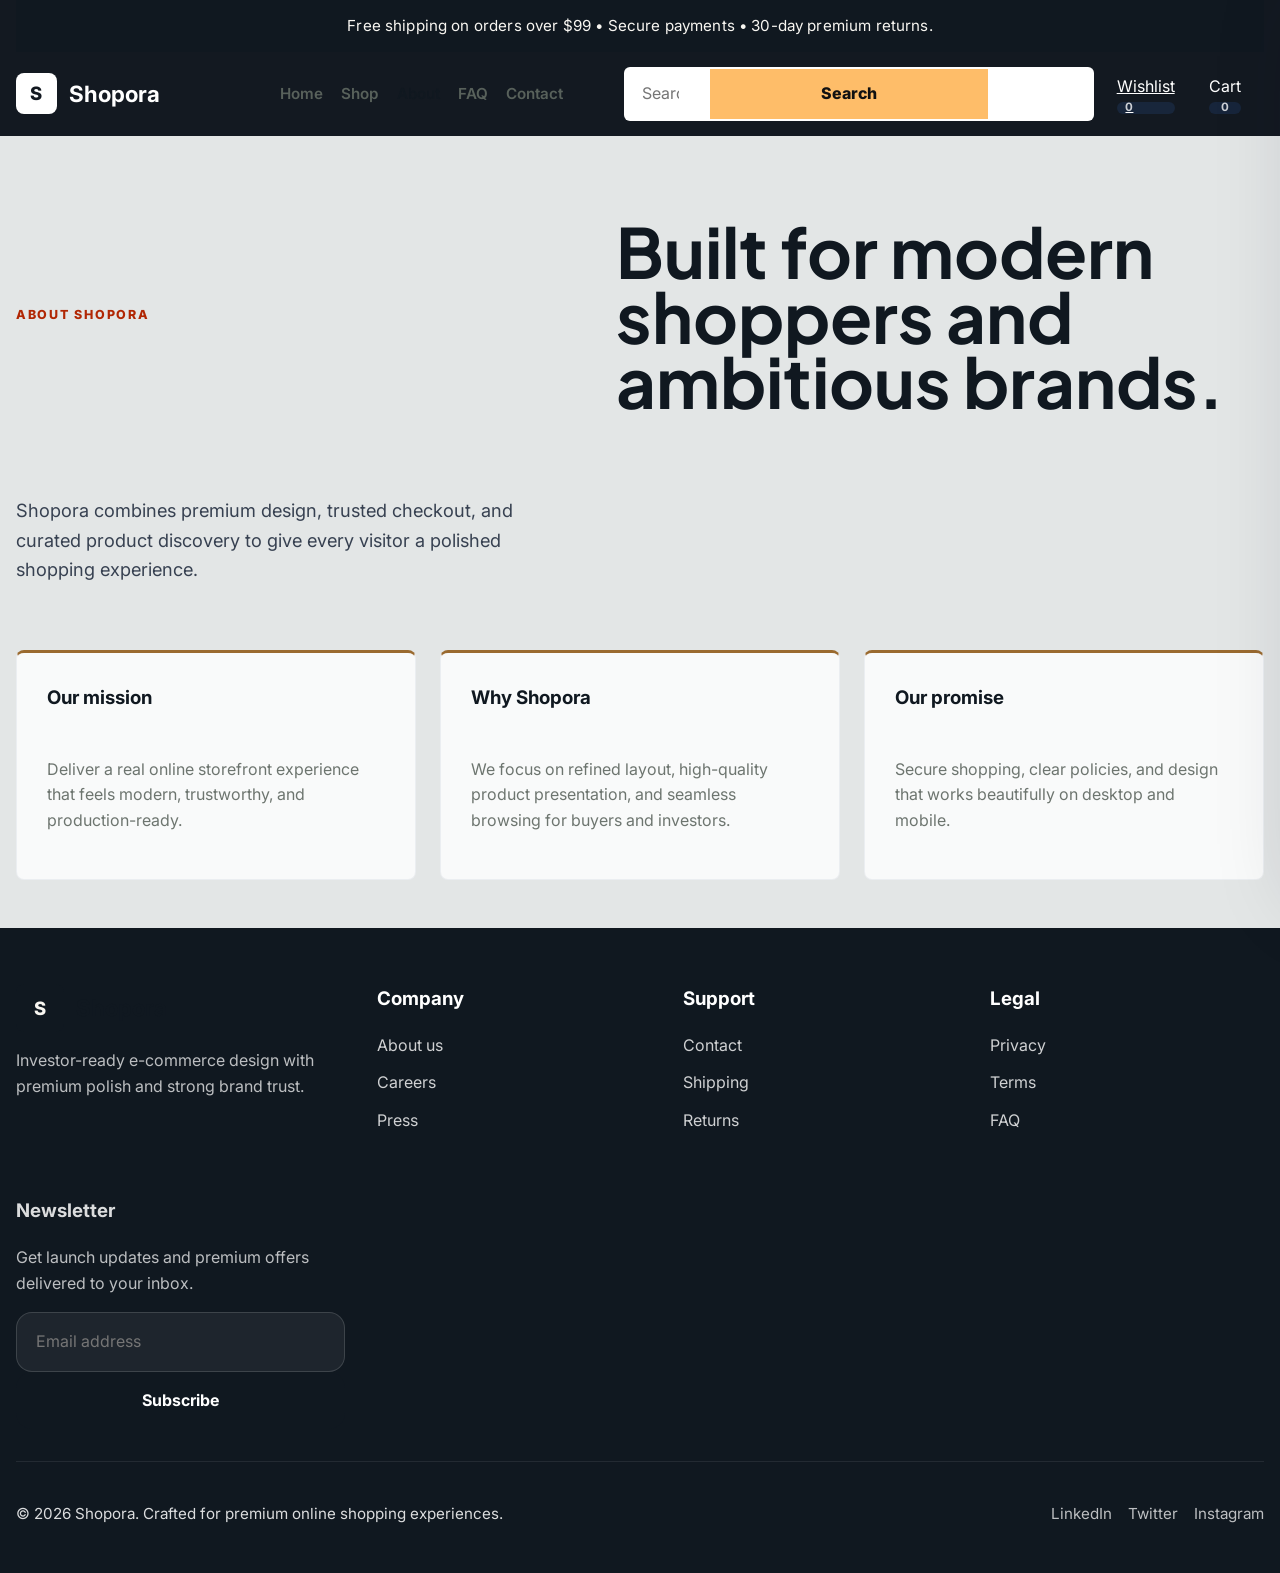
<file: about.html>
<!DOCTYPE html>
<html lang="en">
<head>
  <meta charset="UTF-8" />
  <meta name="viewport" content="width=device-width, initial-scale=1.0" />
  <title>About Shopora | Premium eCommerce Experience</title>
  <meta name="description" content="Learn about Shopora's premium approach to modern online shopping." />
  <meta name="keywords" content="Shopora, about, ecommerce, premium store" />
  <meta name="theme-color" content="#1f2a55" />
  <link rel="preconnect" href="https://fonts.googleapis.com" />
  <link rel="preconnect" href="https://fonts.gstatic.com" crossorigin />
  <link href="https://fonts.googleapis.com/css2?family=Inter:wght@400;500;600;700;800&family=Plus+Jakarta+Sans:wght@400;500;600;700;800&display=swap" rel="stylesheet" />
  <link rel="stylesheet" href="style.css" />
</head>
<body>
  <header class="site-header">
    <div class="announcement container">
      Free shipping on orders over $99 • Secure payments • 30-day premium returns.
    </div>
    <div class="header-top container">
      <a class="brand" href="index.html">
        <span class="brand-mark">S</span>
        <span class="brand-text">Shopora</span>
      </a>
      <nav class="main-nav" aria-label="Primary navigation">
        <a href="index.html">Home</a>
        <a href="index.html#products">Shop</a>
        <a href="about.html" class="active">About</a>
        <a href="faq.html">FAQ</a>
        <a href="contact.html">Contact</a>
      </nav>
      <div class="header-actions">
        <div class="search-group">
          <label for="search-input" class="sr-only">Search products</label>
          <input id="search-input" type="search" placeholder="Search for headphones, jackets, cameras..." />
          <button id="search-button" type="button">Search</button>
        </div>
        <a href="wishlist.html" class="action-button">Wishlist <span class="badge" id="wishlist-count">0</span></a>
        <button type="button" id="cart-toggle" class="action-button">Cart <span class="badge" id="cart-count">0</span></button>
      </div>
    </div>
  </header>
  <main class="container">
    <section class="hero" style="padding: 4rem 0 3rem;">
      <span class="hero-badge">About Shopora</span>
      <h1>Built for modern shoppers and ambitious brands.</h1>
      <p class="hero-text">Shopora combines premium design, trusted checkout, and curated product discovery to give every visitor a polished shopping experience.</p>
    </section>
    <section class="featured-panels">
      <article class="featured-card">
        <h3>Our mission</h3>
        <p>Deliver a real online storefront experience that feels modern, trustworthy, and production-ready.</p>
      </article>
      <article class="featured-card">
        <h3>Why Shopora</h3>
        <p>We focus on refined layout, high-quality product presentation, and seamless browsing for buyers and investors.</p>
      </article>
      <article class="featured-card">
        <h3>Our promise</h3>
        <p>Secure shopping, clear policies, and design that works beautifully on desktop and mobile.</p>
      </article>
    </section>
  </main>
  <footer class="site-footer">
    <div class="container footer-grid">
      <div class="footer-brand">
        <a class="brand footer-logo" href="index.html">
          <span class="brand-mark">S</span>
          <span class="brand-text">Shopora</span>
        </a>
        <p>Investor-ready e-commerce design with premium polish and strong brand trust.</p>
      </div>
      <div class="footer-column">
        <h3>Company</h3>
        <a href="about.html">About us</a>
        <a href="#">Careers</a>
        <a href="#">Press</a>
      </div>
      <div class="footer-column">
        <h3>Support</h3>
        <a href="contact.html">Contact</a>
        <a href="shipping-policy.html">Shipping</a>
        <a href="return-policy.html">Returns</a>
      </div>
      <div class="footer-column">
        <h3>Legal</h3>
        <a href="privacy-policy.html">Privacy</a>
        <a href="terms.html">Terms</a>
        <a href="faq.html">FAQ</a>
      </div>
      <div class="footer-newsletter">
        <h3>Newsletter</h3>
        <p>Get launch updates and premium offers delivered to your inbox.</p>
        <input type="email" placeholder="Email address" aria-label="Email address" />
        <button type="button">Subscribe</button>
      </div>
    </div>
    <div class="container footer-bottom">
      <p>© 2026 Shopora. Crafted for premium online shopping experiences.</p>
      <div class="social-links">
        <a href="#">LinkedIn</a>
        <a href="#">Twitter</a>
        <a href="#">Instagram</a>
      </div>
    </div>
  </footer>
  <aside class="cart-sidebar" id="cart-sidebar" aria-label="Shopping cart">
    <div class="cart-header">
      <h2>Shopping cart</h2>
      <button id="cart-close" aria-label="Close cart sidebar">×</button>
    </div>
    <div id="cart-items" class="cart-items"></div>
    <div class="cart-footer">
      <div class="cart-totals">
        <span>Total</span>
        <strong id="cart-total">$0.00</strong>
      </div>
      <button class="primary-button full-width" type="button" id="checkout-button">Proceed to checkout</button>
    </div>
  </aside>
  <div class="overlay" id="overlay"></div>
  <script src="data.js"></script>
  <script src="script.js"></script>
</body>
</html>
</file>
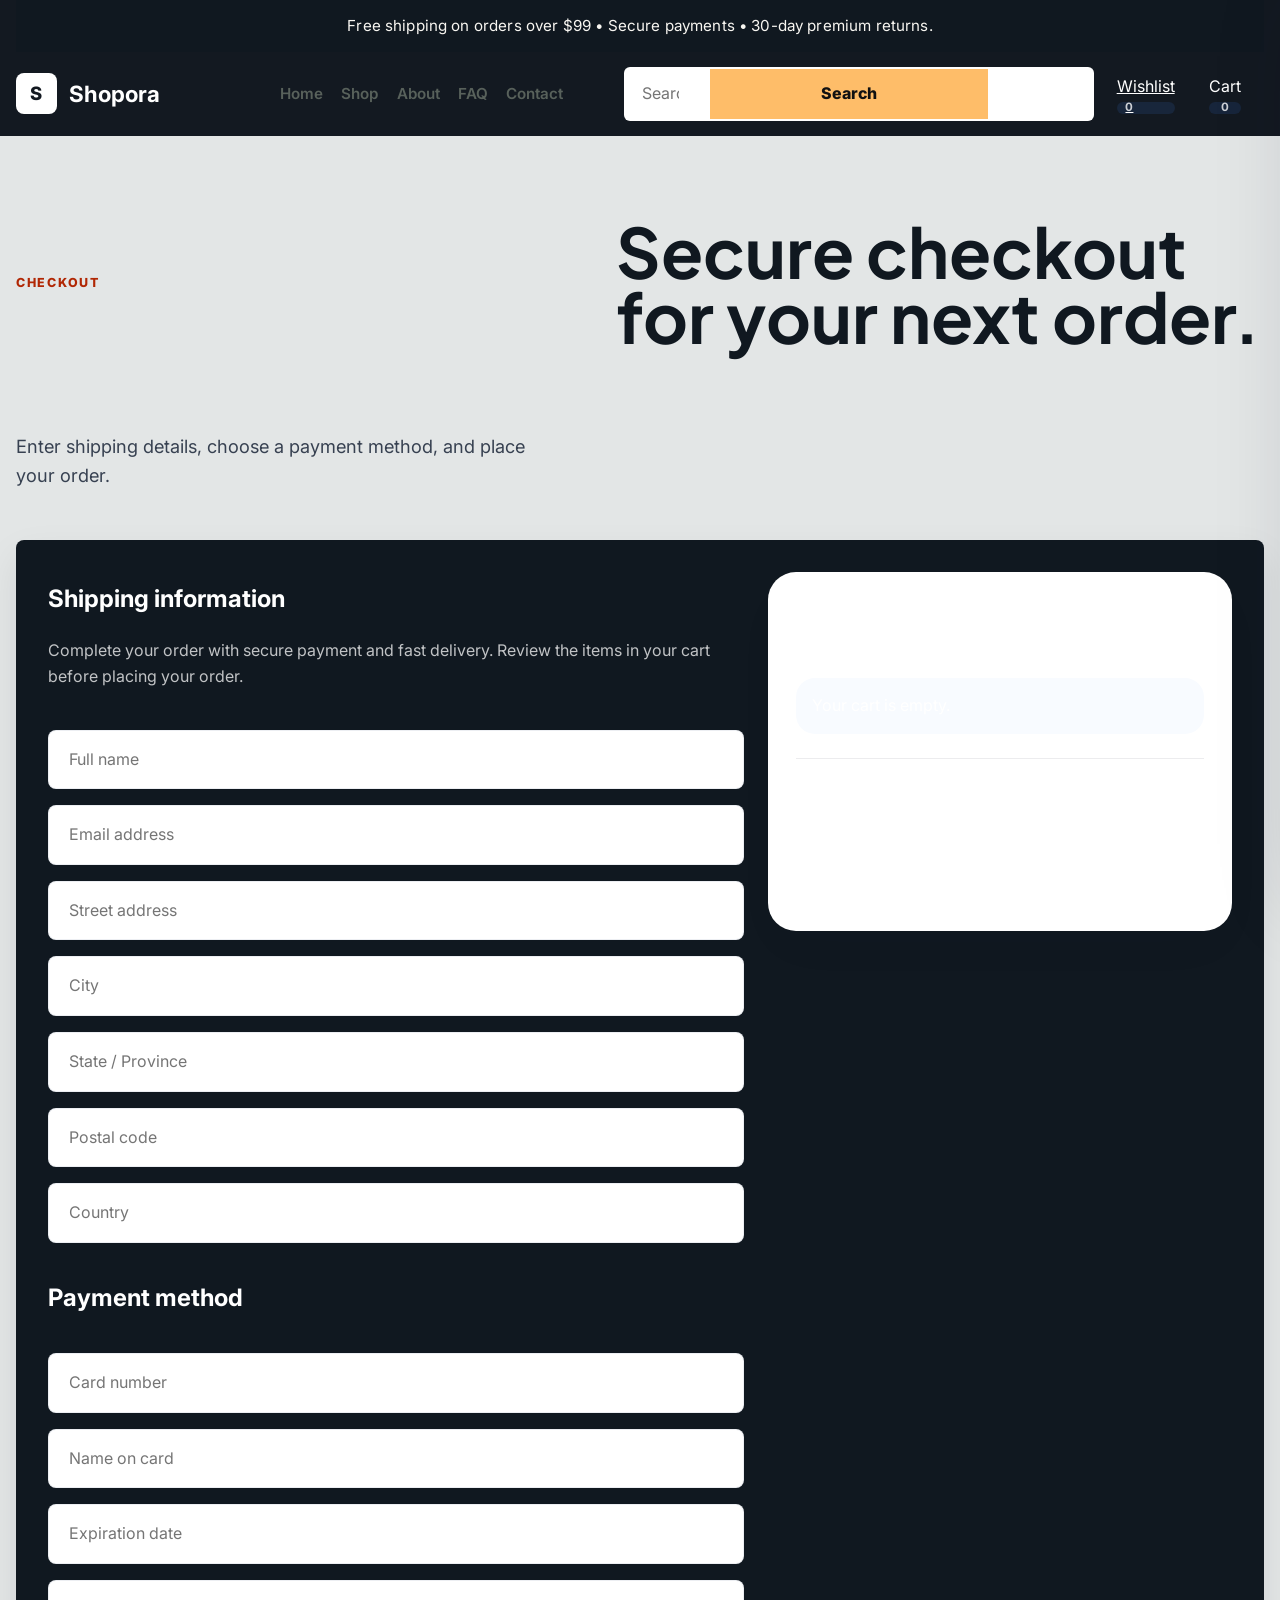
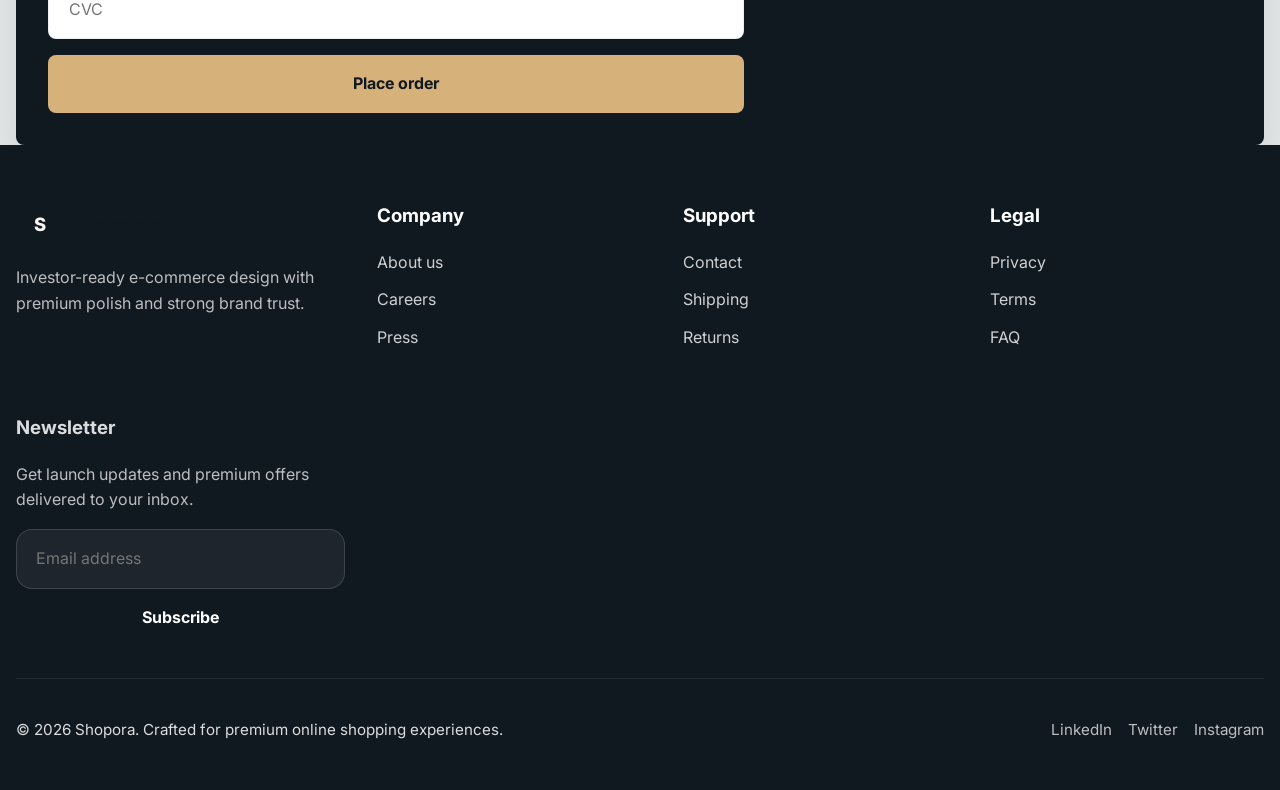
<file: checkout.html>
<!DOCTYPE html>
<html lang="en">
<head>
  <meta charset="UTF-8" />
  <meta name="viewport" content="width=device-width, initial-scale=1.0" />
  <title>Checkout | Shopora</title>
  <meta name="description" content="Complete your order with Shopora's premium checkout flow." />
  <meta name="keywords" content="Shopora, checkout, ecommerce, order" />
  <meta name="theme-color" content="#1f2a55" />
  <link rel="preconnect" href="https://fonts.googleapis.com" />
  <link rel="preconnect" href="https://fonts.gstatic.com" crossorigin />
  <link href="https://fonts.googleapis.com/css2?family=Inter:wght@400;500;600;700;800&family=Plus+Jakarta+Sans:wght@400;500;600;700;800&display=swap" rel="stylesheet" />
  <link rel="stylesheet" href="style.css" />
</head>
<body>
  <header class="site-header">
    <div class="announcement container">
      Free shipping on orders over $99 • Secure payments • 30-day premium returns.
    </div>
    <div class="header-top container">
      <a class="brand" href="index.html">
        <span class="brand-mark">S</span>
        <span class="brand-text">Shopora</span>
      </a>
      <nav class="main-nav" aria-label="Primary navigation">
        <a href="index.html">Home</a>
        <a href="index.html#products">Shop</a>
        <a href="about.html">About</a>
        <a href="faq.html">FAQ</a>
        <a href="contact.html">Contact</a>
      </nav>
      <div class="header-actions">
        <div class="search-group">
          <label for="search-input" class="sr-only">Search products</label>
          <input id="search-input" type="search" placeholder="Search for headphones, jackets, cameras..." />
          <button id="search-button" type="button">Search</button>
        </div>
        <a href="wishlist.html" class="action-button">Wishlist <span class="badge" id="wishlist-count">0</span></a>
        <button type="button" id="cart-toggle" class="action-button">Cart <span class="badge" id="cart-count">0</span></button>
      </div>
    </div>
  </header>
  <main class="container">
    <section class="hero" style="padding: 4rem 0 2rem;">
      <span class="hero-badge">Checkout</span>
      <h1>Secure checkout for your next order.</h1>
      <p class="hero-text">Enter shipping details, choose a payment method, and place your order.</p>
    </section>
    <section class="newsletter-card checkout-grid">
      <div class="checkout-main">
        <div class="newsletter-copy">
          <h2>Shipping information</h2>
          <p>Complete your order with secure payment and fast delivery. Review the items in your cart before placing your order.</p>
        </div>
        <form class="newsletter-form" aria-label="Checkout form">
          <input type="text" placeholder="Full name" aria-label="Full name" />
          <input type="email" placeholder="Email address" aria-label="Email address" />
          <input type="text" placeholder="Street address" aria-label="Street address" />
          <input type="text" placeholder="City" aria-label="City" />
          <input type="text" placeholder="State / Province" aria-label="State / Province" />
          <input type="text" placeholder="Postal code" aria-label="Postal code" />
          <input type="text" placeholder="Country" aria-label="Country" />
          <h2>Payment method</h2>
          <input type="text" placeholder="Card number" aria-label="Card number" />
          <input type="text" placeholder="Name on card" aria-label="Name on card" />
          <input type="text" placeholder="Expiration date" aria-label="Expiration date" />
          <input type="text" placeholder="CVC" aria-label="CVC" />
          <button class="primary-button" type="submit">Place order</button>
        </form>
      </div>
      <aside class="checkout-summary">
        <div class="summary-card">
          <h2>Order summary</h2>
          <div id="checkout-items" class="checkout-items"></div>
          <div class="checkout-total">
            <span>Order total</span>
            <strong id="checkout-total">$0.00</strong>
          </div>
          <p class="checkout-note">Your cart is automatically saved so you can return and complete checkout anytime.</p>
        </div>
      </aside>
    </section>
  </main>
  <footer class="site-footer">
    <div class="container footer-grid">
      <div class="footer-brand">
        <a class="brand footer-logo" href="index.html">
          <span class="brand-mark">S</span>
          <span class="brand-text">Shopora</span>
        </a>
        <p>Investor-ready e-commerce design with premium polish and strong brand trust.</p>
      </div>
      <div class="footer-column">
        <h3>Company</h3>
        <a href="about.html">About us</a>
        <a href="#">Careers</a>
        <a href="#">Press</a>
      </div>
      <div class="footer-column">
        <h3>Support</h3>
        <a href="contact.html">Contact</a>
        <a href="shipping-policy.html">Shipping</a>
        <a href="return-policy.html">Returns</a>
      </div>
      <div class="footer-column">
        <h3>Legal</h3>
        <a href="privacy-policy.html">Privacy</a>
        <a href="terms.html">Terms</a>
        <a href="faq.html">FAQ</a>
      </div>
      <div class="footer-newsletter">
        <h3>Newsletter</h3>
        <p>Get launch updates and premium offers delivered to your inbox.</p>
        <input type="email" placeholder="Email address" aria-label="Email address" />
        <button type="button">Subscribe</button>
      </div>
    </div>
    <div class="container footer-bottom">
      <p>© 2026 Shopora. Crafted for premium online shopping experiences.</p>
      <div class="social-links">
        <a href="#">LinkedIn</a>
        <a href="#">Twitter</a>
        <a href="#">Instagram</a>
      </div>
    </div>
  </footer>
  <aside class="cart-sidebar" id="cart-sidebar" aria-label="Shopping cart">
    <div class="cart-header">
      <h2>Shopping cart</h2>
      <button id="cart-close" aria-label="Close cart sidebar">×</button>
    </div>
    <div id="cart-items" class="cart-items"></div>
    <div class="cart-footer">
      <div class="cart-totals">
        <span>Total</span>
        <strong id="cart-total">$0.00</strong>
      </div>
      <button class="primary-button full-width" type="button" id="checkout-button">Proceed to checkout</button>
    </div>
  </aside>
  <div class="overlay" id="overlay"></div>
  <script src="data.js"></script>
  <script src="script.js"></script>
</body>
</html>
</file>
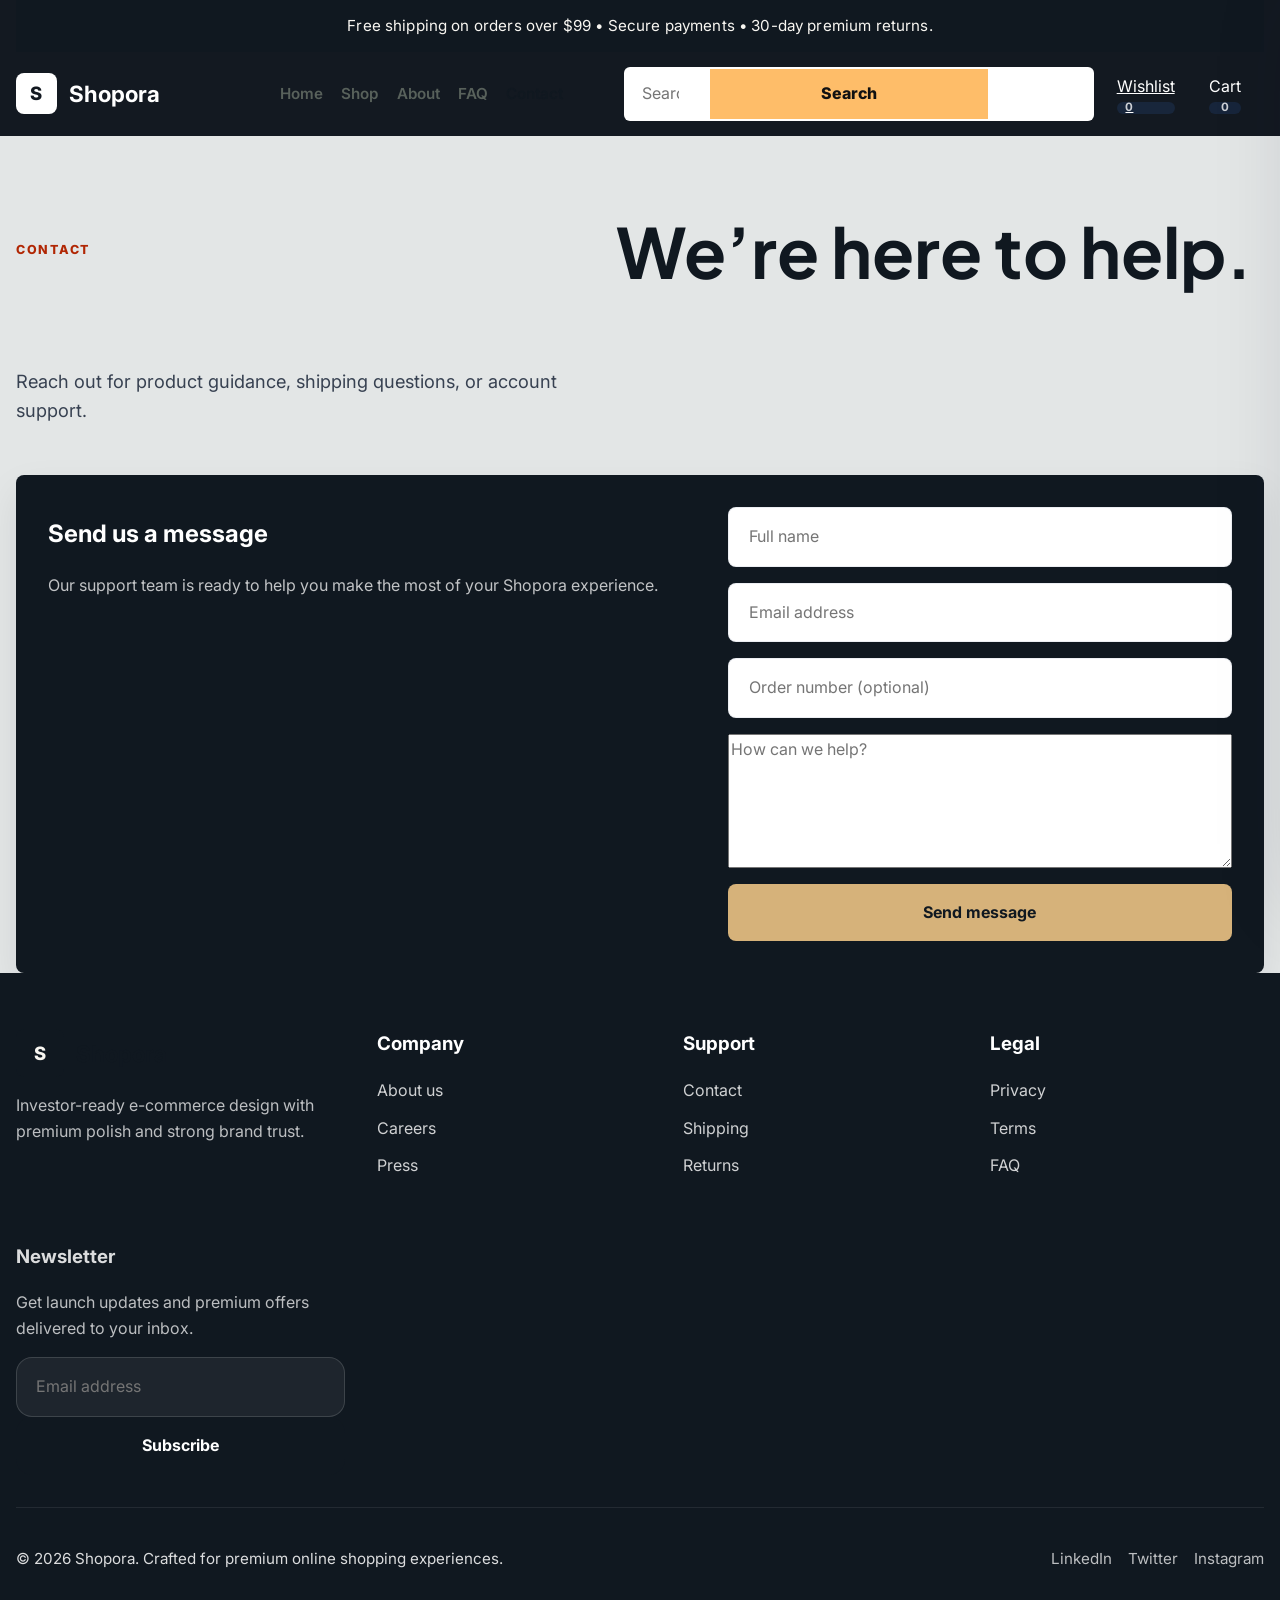
<file: contact.html>
<!DOCTYPE html>
<html lang="en">
<head>
  <meta charset="UTF-8" />
  <meta name="viewport" content="width=device-width, initial-scale=1.0" />
  <title>Contact Shopora | Get in Touch</title>
  <meta name="description" content="Contact Shopora customer support for premium shopping inquiries and assistance." />
  <meta name="keywords" content="Shopora, contact, support, ecommerce" />
  <meta name="theme-color" content="#1f2a55" />
  <link rel="preconnect" href="https://fonts.googleapis.com" />
  <link rel="preconnect" href="https://fonts.gstatic.com" crossorigin />
  <link href="https://fonts.googleapis.com/css2?family=Inter:wght@400;500;600;700;800&family=Plus+Jakarta+Sans:wght@400;500;600;700;800&display=swap" rel="stylesheet" />
  <link rel="stylesheet" href="style.css" />
</head>
<body>
  <header class="site-header">
    <div class="announcement container">
      Free shipping on orders over $99 • Secure payments • 30-day premium returns.
    </div>
    <div class="header-top container">
      <a class="brand" href="index.html">
        <span class="brand-mark">S</span>
        <span class="brand-text">Shopora</span>
      </a>
      <nav class="main-nav" aria-label="Primary navigation">
        <a href="index.html">Home</a>
        <a href="index.html#products">Shop</a>
        <a href="about.html">About</a>
        <a href="faq.html">FAQ</a>
        <a href="contact.html" class="active">Contact</a>
      </nav>
      <div class="header-actions">
        <div class="search-group">
          <label for="search-input" class="sr-only">Search products</label>
          <input id="search-input" type="search" placeholder="Search for headphones, jackets, cameras..." />
          <button id="search-button" type="button">Search</button>
        </div>
        <a href="wishlist.html" class="action-button">Wishlist <span class="badge" id="wishlist-count">0</span></a>
        <button type="button" id="cart-toggle" class="action-button">Cart <span class="badge" id="cart-count">0</span></button>
      </div>
    </div>
  </header>
  <main class="container">
    <section class="hero" style="padding: 4rem 0 2rem;">
      <span class="hero-badge">Contact</span>
      <h1>We’re here to help.</h1>
      <p class="hero-text">Reach out for product guidance, shipping questions, or account support.</p>
    </section>
    <section class="newsletter-card">
      <div class="newsletter-copy">
        <h2>Send us a message</h2>
        <p>Our support team is ready to help you make the most of your Shopora experience.</p>
      </div>
      <form class="newsletter-form" aria-label="Contact form">
        <input type="text" placeholder="Full name" aria-label="Full name" />
        <input type="email" placeholder="Email address" aria-label="Email address" />
        <input type="text" placeholder="Order number (optional)" aria-label="Order number" />
        <textarea placeholder="How can we help?" aria-label="Message" rows="5"></textarea>
        <button class="primary-button" type="submit">Send message</button>
      </form>
    </section>
  </main>
  <footer class="site-footer">
    <div class="container footer-grid">
      <div class="footer-brand">
        <a class="brand footer-logo" href="index.html">
          <span class="brand-mark">S</span>
          <span class="brand-text">Shopora</span>
        </a>
        <p>Investor-ready e-commerce design with premium polish and strong brand trust.</p>
      </div>
      <div class="footer-column">
        <h3>Company</h3>
        <a href="about.html">About us</a>
        <a href="#">Careers</a>
        <a href="#">Press</a>
      </div>
      <div class="footer-column">
        <h3>Support</h3>
        <a href="contact.html">Contact</a>
        <a href="shipping-policy.html">Shipping</a>
        <a href="return-policy.html">Returns</a>
      </div>
      <div class="footer-column">
        <h3>Legal</h3>
        <a href="privacy-policy.html">Privacy</a>
        <a href="terms.html">Terms</a>
        <a href="faq.html">FAQ</a>
      </div>
      <div class="footer-newsletter">
        <h3>Newsletter</h3>
        <p>Get launch updates and premium offers delivered to your inbox.</p>
        <input type="email" placeholder="Email address" aria-label="Email address" />
        <button type="button">Subscribe</button>
      </div>
    </div>
    <div class="container footer-bottom">
      <p>© 2026 Shopora. Crafted for premium online shopping experiences.</p>
      <div class="social-links">
        <a href="#">LinkedIn</a>
        <a href="#">Twitter</a>
        <a href="#">Instagram</a>
      </div>
    </div>
  </footer>
  <aside class="cart-sidebar" id="cart-sidebar" aria-label="Shopping cart">
    <div class="cart-header">
      <h2>Shopping cart</h2>
      <button id="cart-close" aria-label="Close cart sidebar">×</button>
    </div>
    <div id="cart-items" class="cart-items"></div>
    <div class="cart-footer">
      <div class="cart-totals">
        <span>Total</span>
        <strong id="cart-total">$0.00</strong>
      </div>
      <button class="primary-button full-width" type="button" id="checkout-button">Proceed to checkout</button>
    </div>
  </aside>
  <div class="overlay" id="overlay"></div>
  <script src="data.js"></script>
  <script src="script.js"></script>
</body>
</html>
</file>
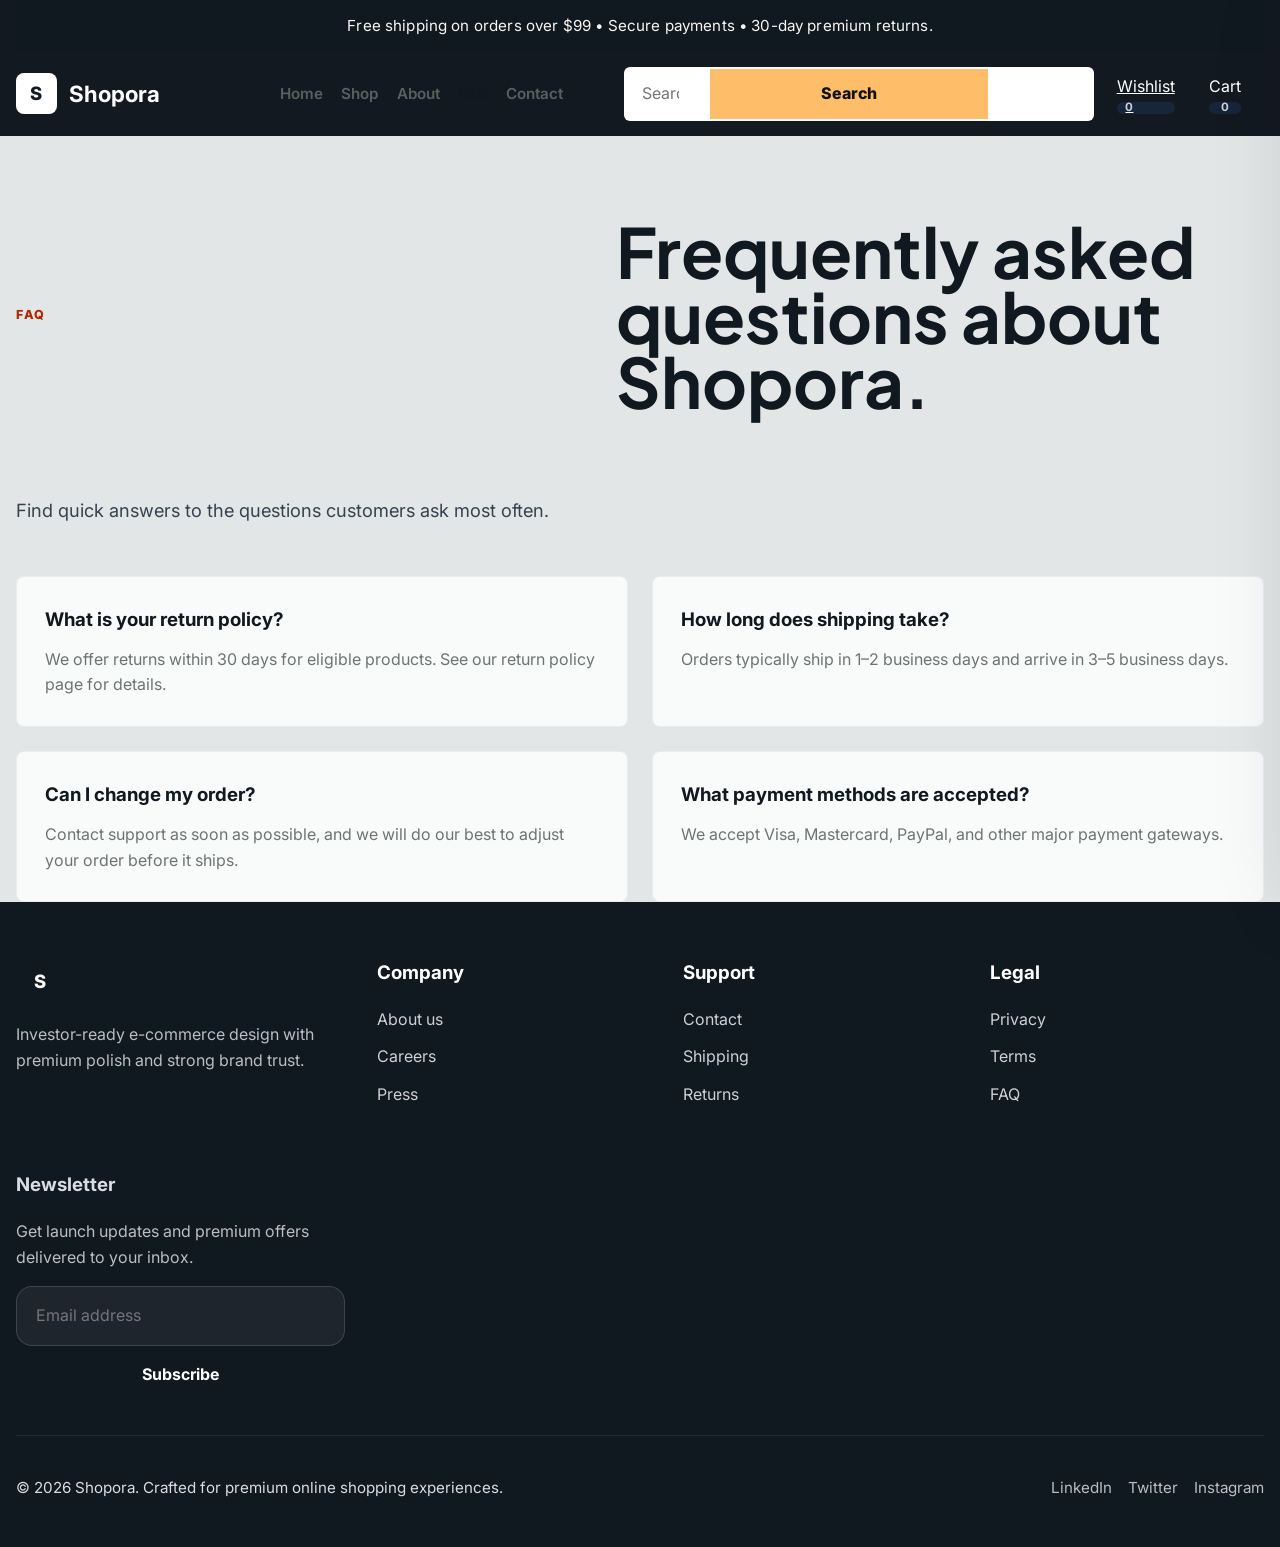
<file: faq.html>
<!DOCTYPE html>
<html lang="en">
<head>
  <meta charset="UTF-8" />
  <meta name="viewport" content="width=device-width, initial-scale=1.0" />
  <title>FAQ | Shopora</title>
  <meta name="description" content="Shopora FAQ for shipping, payments, returns, and account questions." />
  <meta name="keywords" content="Shopora, FAQ, help, support" />
  <meta name="theme-color" content="#1f2a55" />
  <link rel="preconnect" href="https://fonts.googleapis.com" />
  <link rel="preconnect" href="https://fonts.gstatic.com" crossorigin />
  <link href="https://fonts.googleapis.com/css2?family=Inter:wght@400;500;600;700;800&family=Plus+Jakarta+Sans:wght@400;500;600;700;800&display=swap" rel="stylesheet" />
  <link rel="stylesheet" href="style.css" />
</head>
<body>
  <header class="site-header">
    <div class="announcement container">
      Free shipping on orders over $99 • Secure payments • 30-day premium returns.
    </div>
    <div class="header-top container">
      <a class="brand" href="index.html">
        <span class="brand-mark">S</span>
        <span class="brand-text">Shopora</span>
      </a>
      <nav class="main-nav" aria-label="Primary navigation">
        <a href="index.html">Home</a>
        <a href="index.html#products">Shop</a>
        <a href="about.html">About</a>
        <a href="faq.html" class="active">FAQ</a>
        <a href="contact.html">Contact</a>
      </nav>
      <div class="header-actions">
        <div class="search-group">
          <label for="search-input" class="sr-only">Search products</label>
          <input id="search-input" type="search" placeholder="Search for headphones, jackets, cameras..." />
          <button id="search-button" type="button">Search</button>
        </div>
        <a href="wishlist.html" class="action-button">Wishlist <span class="badge" id="wishlist-count">0</span></a>
        <button type="button" id="cart-toggle" class="action-button">Cart <span class="badge" id="cart-count">0</span></button>
      </div>
    </div>
  </header>
  <main class="container">
    <section class="hero" style="padding: 4rem 0 2rem;">
      <span class="hero-badge">FAQ</span>
      <h1>Frequently asked questions about Shopora.</h1>
      <p class="hero-text">Find quick answers to the questions customers ask most often.</p>
    </section>
    <section class="faq-list">
      <article class="faq-card">
        <h3>What is your return policy?</h3>
        <p>We offer returns within 30 days for eligible products. See our return policy page for details.</p>
      </article>
      <article class="faq-card">
        <h3>How long does shipping take?</h3>
        <p>Orders typically ship in 1–2 business days and arrive in 3–5 business days.</p>
      </article>
      <article class="faq-card">
        <h3>Can I change my order?</h3>
        <p>Contact support as soon as possible, and we will do our best to adjust your order before it ships.</p>
      </article>
      <article class="faq-card">
        <h3>What payment methods are accepted?</h3>
        <p>We accept Visa, Mastercard, PayPal, and other major payment gateways.</p>
      </article>
    </section>
  </main>
  <footer class="site-footer">
    <div class="container footer-grid">
      <div class="footer-brand">
        <a class="brand footer-logo" href="index.html">
          <span class="brand-mark">S</span>
          <span class="brand-text">Shopora</span>
        </a>
        <p>Investor-ready e-commerce design with premium polish and strong brand trust.</p>
      </div>
      <div class="footer-column">
        <h3>Company</h3>
        <a href="about.html">About us</a>
        <a href="#">Careers</a>
        <a href="#">Press</a>
      </div>
      <div class="footer-column">
        <h3>Support</h3>
        <a href="contact.html">Contact</a>
        <a href="shipping-policy.html">Shipping</a>
        <a href="return-policy.html">Returns</a>
      </div>
      <div class="footer-column">
        <h3>Legal</h3>
        <a href="privacy-policy.html">Privacy</a>
        <a href="terms.html">Terms</a>
        <a href="faq.html">FAQ</a>
      </div>
      <div class="footer-newsletter">
        <h3>Newsletter</h3>
        <p>Get launch updates and premium offers delivered to your inbox.</p>
        <input type="email" placeholder="Email address" aria-label="Email address" />
        <button type="button">Subscribe</button>
      </div>
    </div>
    <div class="container footer-bottom">
      <p>© 2026 Shopora. Crafted for premium online shopping experiences.</p>
      <div class="social-links">
        <a href="#">LinkedIn</a>
        <a href="#">Twitter</a>
        <a href="#">Instagram</a>
      </div>
    </div>
  </footer>
  <aside class="cart-sidebar" id="cart-sidebar" aria-label="Shopping cart">
    <div class="cart-header">
      <h2>Shopping cart</h2>
      <button id="cart-close" aria-label="Close cart sidebar">×</button>
    </div>
    <div id="cart-items" class="cart-items"></div>
    <div class="cart-footer">
      <div class="cart-totals">
        <span>Total</span>
        <strong id="cart-total">$0.00</strong>
      </div>
      <button class="primary-button full-width" type="button" id="checkout-button">Proceed to checkout</button>
    </div>
  </aside>
  <div class="overlay" id="overlay"></div>
  <script src="data.js"></script>
  <script src="script.js"></script>
</body>
</html>
</file>
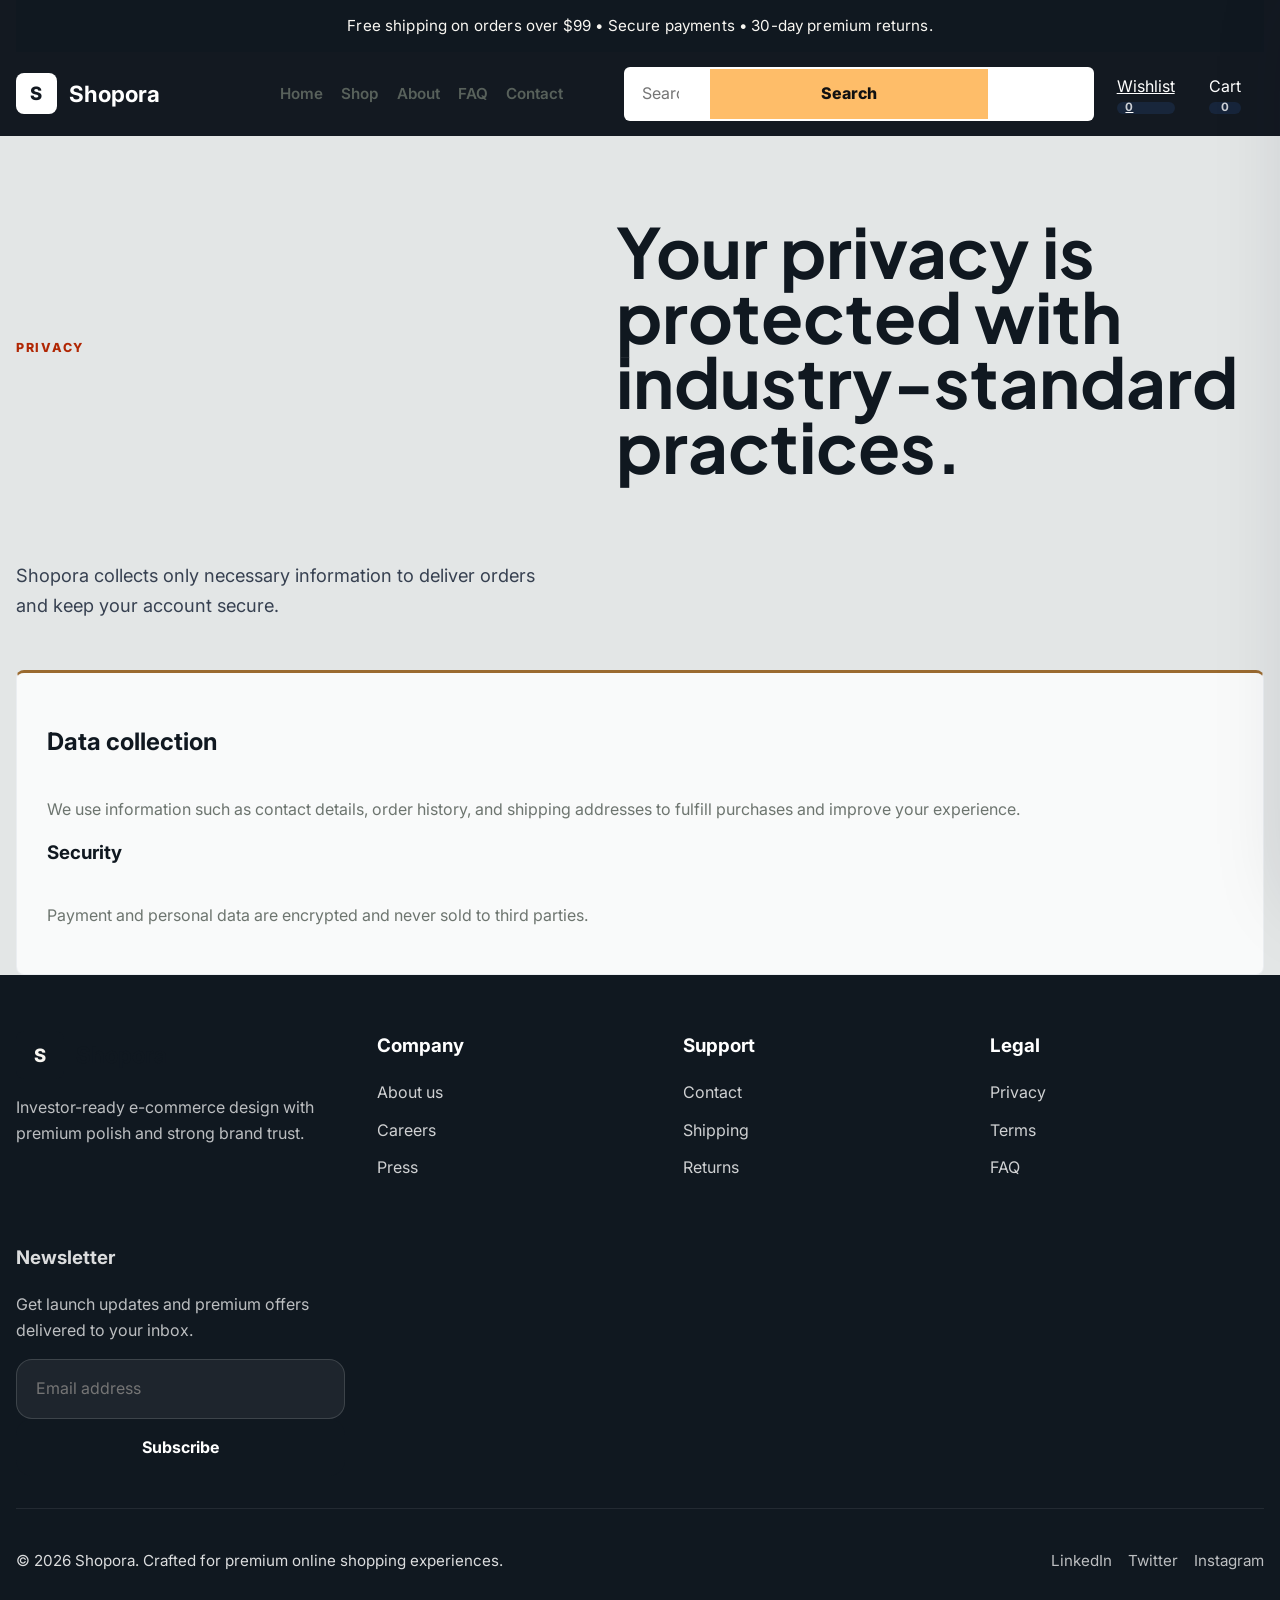
<file: privacy-policy.html>
<!DOCTYPE html>
<html lang="en">
<head>
  <meta charset="UTF-8" />
  <meta name="viewport" content="width=device-width, initial-scale=1.0" />
  <title>Privacy Policy | Shopora</title>
  <meta name="description" content="Read Shopora privacy policy on data handling, tracking, and customer privacy protections." />
  <meta name="keywords" content="Shopora, privacy policy, data protection" />
  <meta name="theme-color" content="#1f2a55" />
  <link rel="preconnect" href="https://fonts.googleapis.com" />
  <link rel="preconnect" href="https://fonts.gstatic.com" crossorigin />
  <link href="https://fonts.googleapis.com/css2?family=Inter:wght@400;500;600;700;800&family=Plus+Jakarta+Sans:wght@400;500;600;700;800&display=swap" rel="stylesheet" />
  <link rel="stylesheet" href="style.css" />
</head>
<body>
  <header class="site-header">
    <div class="announcement container">
      Free shipping on orders over $99 • Secure payments • 30-day premium returns.
    </div>
    <div class="header-top container">
      <a class="brand" href="index.html">
        <span class="brand-mark">S</span>
        <span class="brand-text">Shopora</span>
      </a>
      <nav class="main-nav" aria-label="Primary navigation">
        <a href="index.html">Home</a>
        <a href="index.html#products">Shop</a>
        <a href="about.html">About</a>
        <a href="faq.html">FAQ</a>
        <a href="contact.html">Contact</a>
      </nav>
      <div class="header-actions">
        <div class="search-group">
          <label for="search-input" class="sr-only">Search products</label>
          <input id="search-input" type="search" placeholder="Search for headphones, jackets, cameras..." />
          <button id="search-button" type="button">Search</button>
        </div>
        <a href="wishlist.html" class="action-button">Wishlist <span class="badge" id="wishlist-count">0</span></a>
        <button type="button" id="cart-toggle" class="action-button">Cart <span class="badge" id="cart-count">0</span></button>
      </div>
    </div>
  </header>
  <main class="container">
    <section class="hero" style="padding: 4rem 0 2rem;">
      <span class="hero-badge">Privacy</span>
      <h1>Your privacy is protected with industry-standard practices.</h1>
      <p class="hero-text">Shopora collects only necessary information to deliver orders and keep your account secure.</p>
    </section>
    <section class="featured-card">
      <h2>Data collection</h2>
      <p>We use information such as contact details, order history, and shipping addresses to fulfill purchases and improve your experience.</p>
      <h3>Security</h3>
      <p>Payment and personal data are encrypted and never sold to third parties.</p>
    </section>
  </main>
  <footer class="site-footer">
    <div class="container footer-grid">
      <div class="footer-brand">
        <a class="brand footer-logo" href="index.html">
          <span class="brand-mark">S</span>
          <span class="brand-text">Shopora</span>
        </a>
        <p>Investor-ready e-commerce design with premium polish and strong brand trust.</p>
      </div>
      <div class="footer-column">
        <h3>Company</h3>
        <a href="about.html">About us</a>
        <a href="#">Careers</a>
        <a href="#">Press</a>
      </div>
      <div class="footer-column">
        <h3>Support</h3>
        <a href="contact.html">Contact</a>
        <a href="shipping-policy.html">Shipping</a>
        <a href="return-policy.html">Returns</a>
      </div>
      <div class="footer-column">
        <h3>Legal</h3>
        <a href="privacy-policy.html">Privacy</a>
        <a href="terms.html">Terms</a>
        <a href="faq.html">FAQ</a>
      </div>
      <div class="footer-newsletter">
        <h3>Newsletter</h3>
        <p>Get launch updates and premium offers delivered to your inbox.</p>
        <input type="email" placeholder="Email address" aria-label="Email address" />
        <button type="button">Subscribe</button>
      </div>
    </div>
    <div class="container footer-bottom">
      <p>© 2026 Shopora. Crafted for premium online shopping experiences.</p>
      <div class="social-links">
        <a href="#">LinkedIn</a>
        <a href="#">Twitter</a>
        <a href="#">Instagram</a>
      </div>
    </div>
  </footer>
  <aside class="cart-sidebar" id="cart-sidebar" aria-label="Shopping cart">
    <div class="cart-header">
      <h2>Shopping cart</h2>
      <button id="cart-close" aria-label="Close cart sidebar">×</button>
    </div>
    <div id="cart-items" class="cart-items"></div>
    <div class="cart-footer">
      <div class="cart-totals">
        <span>Total</span>
        <strong id="cart-total">$0.00</strong>
      </div>
      <button class="primary-button full-width" type="button" id="checkout-button">Proceed to checkout</button>
    </div>
  </aside>
  <div class="overlay" id="overlay"></div>
  <script src="data.js"></script>
  <script src="script.js"></script>
</body>
</html>
</file>
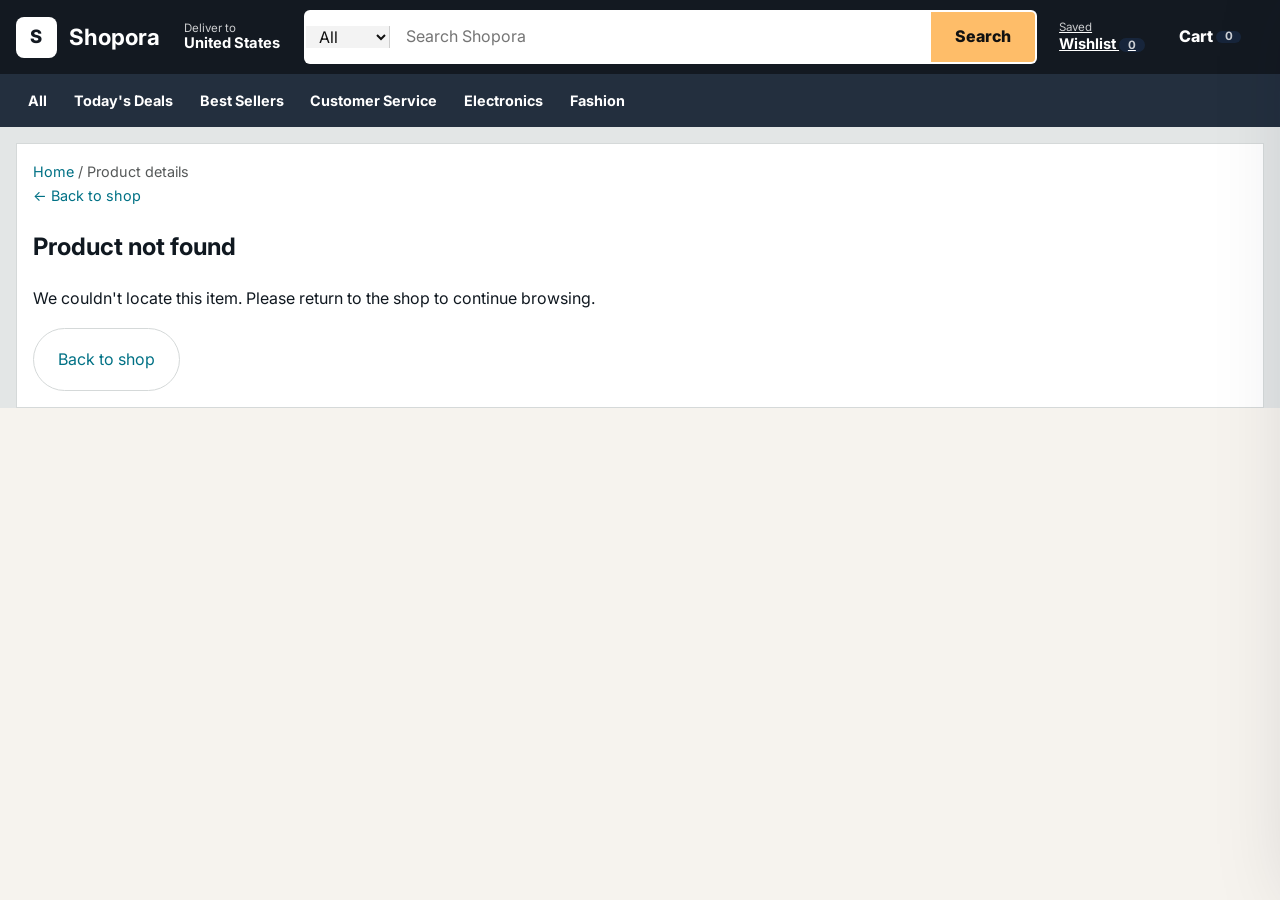
<file: product.html>
﻿<!DOCTYPE html>
<html lang="en">
<head>
  <meta charset="UTF-8" />
  <meta name="viewport" content="width=device-width, initial-scale=1.0" />
  <title>Shopora Product Details</title>
  <meta name="description" content="Shopora product detail page with premium description, zoom effects, and purchase actions." />
  <meta name="keywords" content="Shopora, product detail, ecommerce, premium storefront" />
  <meta name="theme-color" content="#1f2a55" />
  <meta property="og:title" content="Shopora Product Detail" />
  <meta property="og:description" content="Explore premium product details with Shopora's modern shopping experience." />
  <meta property="og:type" content="website" />
  <meta name="twitter:card" content="summary_large_image" />
  <link rel="preconnect" href="https://fonts.googleapis.com" />
  <link rel="preconnect" href="https://fonts.gstatic.com" crossorigin />
  <link href="https://fonts.googleapis.com/css2?family=Inter:wght@400;500;600;700;800&family=Plus+Jakarta+Sans:wght@400;500;600;700;800&display=swap" rel="stylesheet" />
  <link rel="stylesheet" href="style.css" />
</head>
<body>
  <header class="site-header">
    <div class="header-top marketplace-header container">
      <a class="brand" href="index.html">
        <span class="brand-mark">S</span>
        <span class="brand-text">Shopora</span>
      </a>
      <a class="delivery-chip" href="contact.html">
        <span>Deliver to</span>
        <strong>United States</strong>
      </a>
      <div class="header-actions">
        <div class="search-group">
          <select id="category-select" aria-label="Search category">
            <option value="all">All</option>
            <option value="electronics">Electronics</option>
            <option value="fashion">Fashion</option>
            <option value="home">Home</option>
            <option value="fitness">Fitness</option>
            <option value="beauty">Beauty</option>
          </select>
          <label for="search-input" class="sr-only">Search products</label>
          <input id="search-input" type="search" placeholder="Search Shopora" />
          <button id="search-button" type="button">Search</button>
        </div>
        <a href="wishlist.html" class="action-button"><span>Saved</span><strong>Wishlist <span class="badge" id="wishlist-count">0</span></strong></a>
        <button type="button" id="cart-toggle" class="action-button cart-action">Cart <span class="badge" id="cart-count">0</span></button>
      </div>
    </div>
    <nav class="market-nav" aria-label="Marketplace navigation">
      <div class="container market-nav-inner">
        <a href="index.html">All</a>
        <a href="index.html#products">Today's Deals</a>
        <a href="index.html#products">Best Sellers</a>
        <a href="contact.html">Customer Service</a>
        <a href="index.html#products">Electronics</a>
        <a href="index.html#products">Fashion</a>
      </div>
    </nav>
  </header>
  <main class="product-page container">
    <div class="breadcrumb">
      <a href="index.html">Home</a> <span>/</span> <span>Product details</span>
    </div>
    <a class="back-link" href="index.html">← Back to shop</a>
    <section id="product-detail" class="product-detail"></section>
  </main>

  <aside class="cart-sidebar" id="cart-sidebar" aria-label="Shopping cart">
    <div class="cart-header">
      <h2>Shopping Cart</h2>
      <button id="cart-close" aria-label="Close cart sidebar">×</button>
    </div>
    <div id="cart-items" class="cart-items"></div>
    <div class="cart-footer">
      <div class="cart-totals">
        <span>Total</span>
        <strong id="cart-total">$0.00</strong>
      </div>
      <button class="primary-button full-width" type="button" id="checkout-button">Proceed to checkout</button>
    </div>
  </aside>

  <div class="overlay" id="overlay"></div>

  <script src="data.js"></script>
  <script src="product.js"></script>
</body>
</html>
</file>
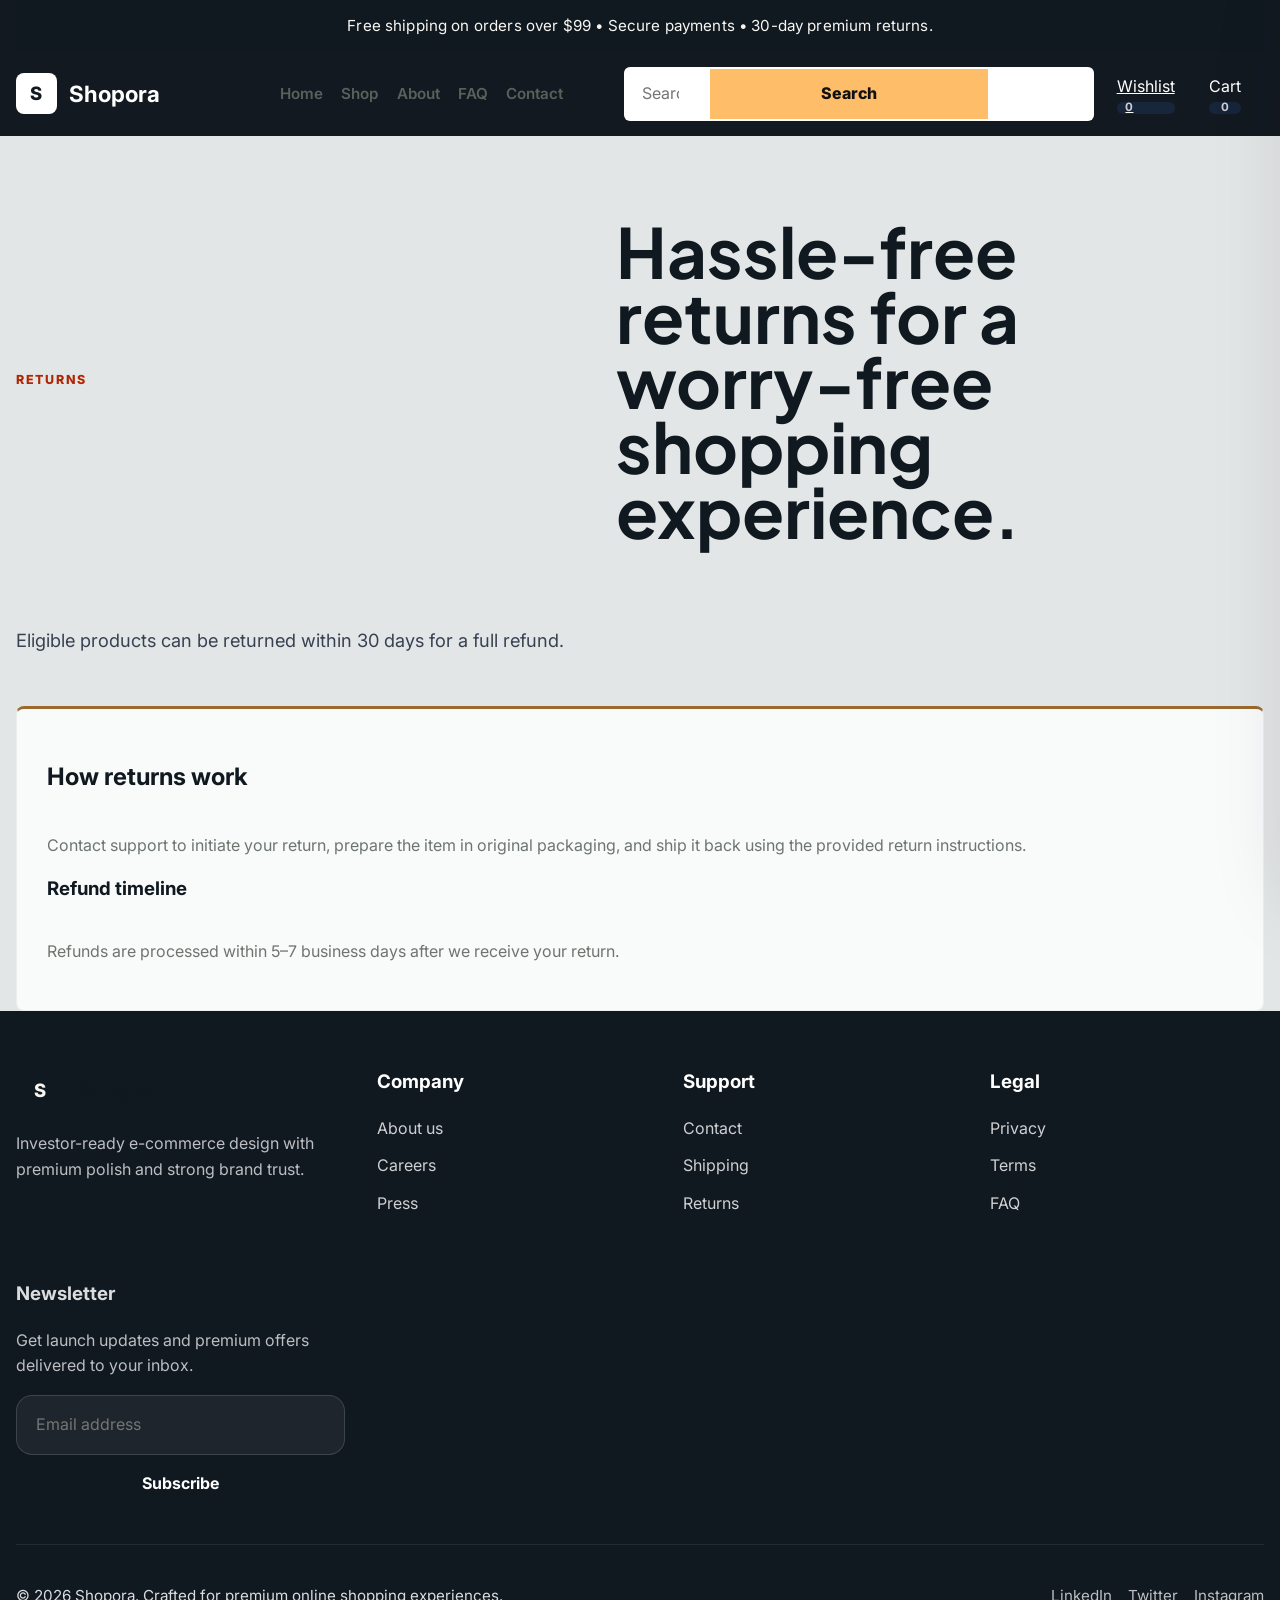
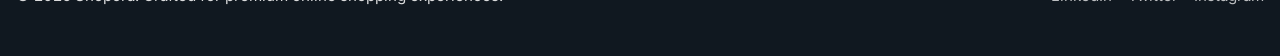
<file: return-policy.html>
<!DOCTYPE html>
<html lang="en">
<head>
  <meta charset="UTF-8" />
  <meta name="viewport" content="width=device-width, initial-scale=1.0" />
  <title>Return Policy | Shopora</title>
  <meta name="description" content="View Shopora return policy for eligible items, timelines, and refund details." />
  <meta name="keywords" content="Shopora, return policy, refunds, ecommerce" />
  <meta name="theme-color" content="#1f2a55" />
  <link rel="preconnect" href="https://fonts.googleapis.com" />
  <link rel="preconnect" href="https://fonts.gstatic.com" crossorigin />
  <link href="https://fonts.googleapis.com/css2?family=Inter:wght@400;500;600;700;800&family=Plus+Jakarta+Sans:wght@400;500;600;700;800&display=swap" rel="stylesheet" />
  <link rel="stylesheet" href="style.css" />
</head>
<body>
  <header class="site-header">
    <div class="announcement container">
      Free shipping on orders over $99 • Secure payments • 30-day premium returns.
    </div>
    <div class="header-top container">
      <a class="brand" href="index.html">
        <span class="brand-mark">S</span>
        <span class="brand-text">Shopora</span>
      </a>
      <nav class="main-nav" aria-label="Primary navigation">
        <a href="index.html">Home</a>
        <a href="index.html#products">Shop</a>
        <a href="about.html">About</a>
        <a href="faq.html">FAQ</a>
        <a href="contact.html">Contact</a>
      </nav>
      <div class="header-actions">
        <div class="search-group">
          <label for="search-input" class="sr-only">Search products</label>
          <input id="search-input" type="search" placeholder="Search for headphones, jackets, cameras..." />
          <button id="search-button" type="button">Search</button>
        </div>
        <a href="wishlist.html" class="action-button">Wishlist <span class="badge" id="wishlist-count">0</span></a>
        <button type="button" id="cart-toggle" class="action-button">Cart <span class="badge" id="cart-count">0</span></button>
      </div>
    </div>
  </header>
  <main class="container">
    <section class="hero" style="padding: 4rem 0 2rem;">
      <span class="hero-badge">Returns</span>
      <h1>Hassle-free returns for a worry-free shopping experience.</h1>
      <p class="hero-text">Eligible products can be returned within 30 days for a full refund.</p>
    </section>
    <section class="featured-card">
      <h2>How returns work</h2>
      <p>Contact support to initiate your return, prepare the item in original packaging, and ship it back using the provided return instructions.</p>
      <h3>Refund timeline</h3>
      <p>Refunds are processed within 5–7 business days after we receive your return.</p>
    </section>
  </main>
  <footer class="site-footer">
    <div class="container footer-grid">
      <div class="footer-brand">
        <a class="brand footer-logo" href="index.html">
          <span class="brand-mark">S</span>
          <span class="brand-text">Shopora</span>
        </a>
        <p>Investor-ready e-commerce design with premium polish and strong brand trust.</p>
      </div>
      <div class="footer-column">
        <h3>Company</h3>
        <a href="about.html">About us</a>
        <a href="#">Careers</a>
        <a href="#">Press</a>
      </div>
      <div class="footer-column">
        <h3>Support</h3>
        <a href="contact.html">Contact</a>
        <a href="shipping-policy.html">Shipping</a>
        <a href="return-policy.html">Returns</a>
      </div>
      <div class="footer-column">
        <h3>Legal</h3>
        <a href="privacy-policy.html">Privacy</a>
        <a href="terms.html">Terms</a>
        <a href="faq.html">FAQ</a>
      </div>
      <div class="footer-newsletter">
        <h3>Newsletter</h3>
        <p>Get launch updates and premium offers delivered to your inbox.</p>
        <input type="email" placeholder="Email address" aria-label="Email address" />
        <button type="button">Subscribe</button>
      </div>
    </div>
    <div class="container footer-bottom">
      <p>© 2026 Shopora. Crafted for premium online shopping experiences.</p>
      <div class="social-links">
        <a href="#">LinkedIn</a>
        <a href="#">Twitter</a>
        <a href="#">Instagram</a>
      </div>
    </div>
  </footer>
  <aside class="cart-sidebar" id="cart-sidebar" aria-label="Shopping cart">
    <div class="cart-header">
      <h2>Shopping cart</h2>
      <button id="cart-close" aria-label="Close cart sidebar">×</button>
    </div>
    <div id="cart-items" class="cart-items"></div>
    <div class="cart-footer">
      <div class="cart-totals">
        <span>Total</span>
        <strong id="cart-total">$0.00</strong>
      </div>
      <button class="primary-button full-width" type="button" id="checkout-button">Proceed to checkout</button>
    </div>
  </aside>
  <div class="overlay" id="overlay"></div>
  <script src="data.js"></script>
  <script src="script.js"></script>
</body>
</html>
</file>
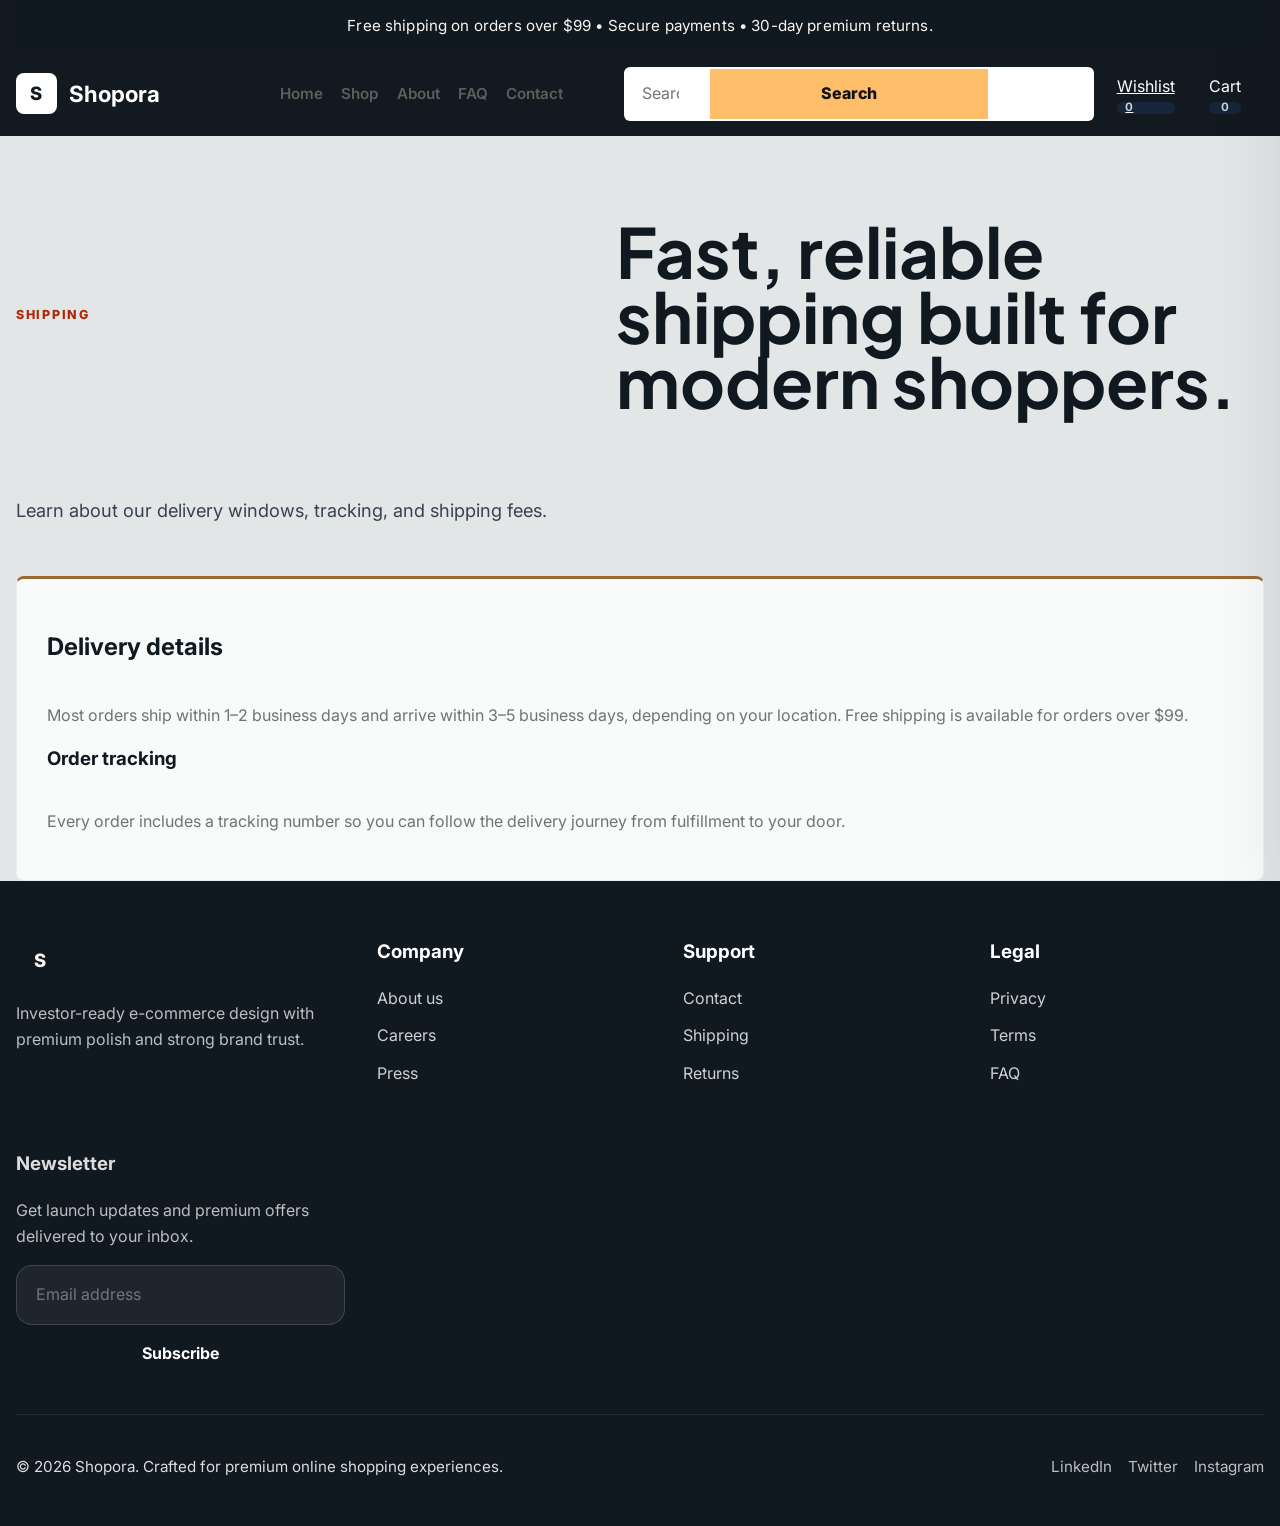
<file: shipping-policy.html>
<!DOCTYPE html>
<html lang="en">
<head>
  <meta charset="UTF-8" />
  <meta name="viewport" content="width=device-width, initial-scale=1.0" />
  <title>Shipping Policy | Shopora</title>
  <meta name="description" content="Read Shopora shipping policy for delivery timelines, order tracking, and fees." />
  <meta name="keywords" content="Shopora, shipping, policy, delivery" />
  <meta name="theme-color" content="#1f2a55" />
  <link rel="preconnect" href="https://fonts.googleapis.com" />
  <link rel="preconnect" href="https://fonts.gstatic.com" crossorigin />
  <link href="https://fonts.googleapis.com/css2?family=Inter:wght@400;500;600;700;800&family=Plus+Jakarta+Sans:wght@400;500;600;700;800&display=swap" rel="stylesheet" />
  <link rel="stylesheet" href="style.css" />
</head>
<body>
  <header class="site-header">
    <div class="announcement container">
      Free shipping on orders over $99 • Secure payments • 30-day premium returns.
    </div>
    <div class="header-top container">
      <a class="brand" href="index.html">
        <span class="brand-mark">S</span>
        <span class="brand-text">Shopora</span>
      </a>
      <nav class="main-nav" aria-label="Primary navigation">
        <a href="index.html">Home</a>
        <a href="index.html#products">Shop</a>
        <a href="about.html">About</a>
        <a href="faq.html">FAQ</a>
        <a href="contact.html">Contact</a>
      </nav>
      <div class="header-actions">
        <div class="search-group">
          <label for="search-input" class="sr-only">Search products</label>
          <input id="search-input" type="search" placeholder="Search for headphones, jackets, cameras..." />
          <button id="search-button" type="button">Search</button>
        </div>
        <a href="wishlist.html" class="action-button">Wishlist <span class="badge" id="wishlist-count">0</span></a>
        <button type="button" id="cart-toggle" class="action-button">Cart <span class="badge" id="cart-count">0</span></button>
      </div>
    </div>
  </header>
  <main class="container">
    <section class="hero" style="padding: 4rem 0 2rem;">
      <span class="hero-badge">Shipping</span>
      <h1>Fast, reliable shipping built for modern shoppers.</h1>
      <p class="hero-text">Learn about our delivery windows, tracking, and shipping fees.</p>
    </section>
    <section class="featured-card">
      <h2>Delivery details</h2>
      <p>Most orders ship within 1–2 business days and arrive within 3–5 business days, depending on your location. Free shipping is available for orders over $99.</p>
      <h3>Order tracking</h3>
      <p>Every order includes a tracking number so you can follow the delivery journey from fulfillment to your door.</p>
    </section>
  </main>
  <footer class="site-footer">
    <div class="container footer-grid">
      <div class="footer-brand">
        <a class="brand footer-logo" href="index.html">
          <span class="brand-mark">S</span>
          <span class="brand-text">Shopora</span>
        </a>
        <p>Investor-ready e-commerce design with premium polish and strong brand trust.</p>
      </div>
      <div class="footer-column">
        <h3>Company</h3>
        <a href="about.html">About us</a>
        <a href="#">Careers</a>
        <a href="#">Press</a>
      </div>
      <div class="footer-column">
        <h3>Support</h3>
        <a href="contact.html">Contact</a>
        <a href="shipping-policy.html">Shipping</a>
        <a href="return-policy.html">Returns</a>
      </div>
      <div class="footer-column">
        <h3>Legal</h3>
        <a href="privacy-policy.html">Privacy</a>
        <a href="terms.html">Terms</a>
        <a href="faq.html">FAQ</a>
      </div>
      <div class="footer-newsletter">
        <h3>Newsletter</h3>
        <p>Get launch updates and premium offers delivered to your inbox.</p>
        <input type="email" placeholder="Email address" aria-label="Email address" />
        <button type="button">Subscribe</button>
      </div>
    </div>
    <div class="container footer-bottom">
      <p>© 2026 Shopora. Crafted for premium online shopping experiences.</p>
      <div class="social-links">
        <a href="#">LinkedIn</a>
        <a href="#">Twitter</a>
        <a href="#">Instagram</a>
      </div>
    </div>
  </footer>
  <aside class="cart-sidebar" id="cart-sidebar" aria-label="Shopping cart">
    <div class="cart-header">
      <h2>Shopping cart</h2>
      <button id="cart-close" aria-label="Close cart sidebar">×</button>
    </div>
    <div id="cart-items" class="cart-items"></div>
    <div class="cart-footer">
      <div class="cart-totals">
        <span>Total</span>
        <strong id="cart-total">$0.00</strong>
      </div>
      <button class="primary-button full-width" type="button" id="checkout-button">Proceed to checkout</button>
    </div>
  </aside>
  <div class="overlay" id="overlay"></div>
  <script src="data.js"></script>
  <script src="script.js"></script>
</body>
</html>
</file>
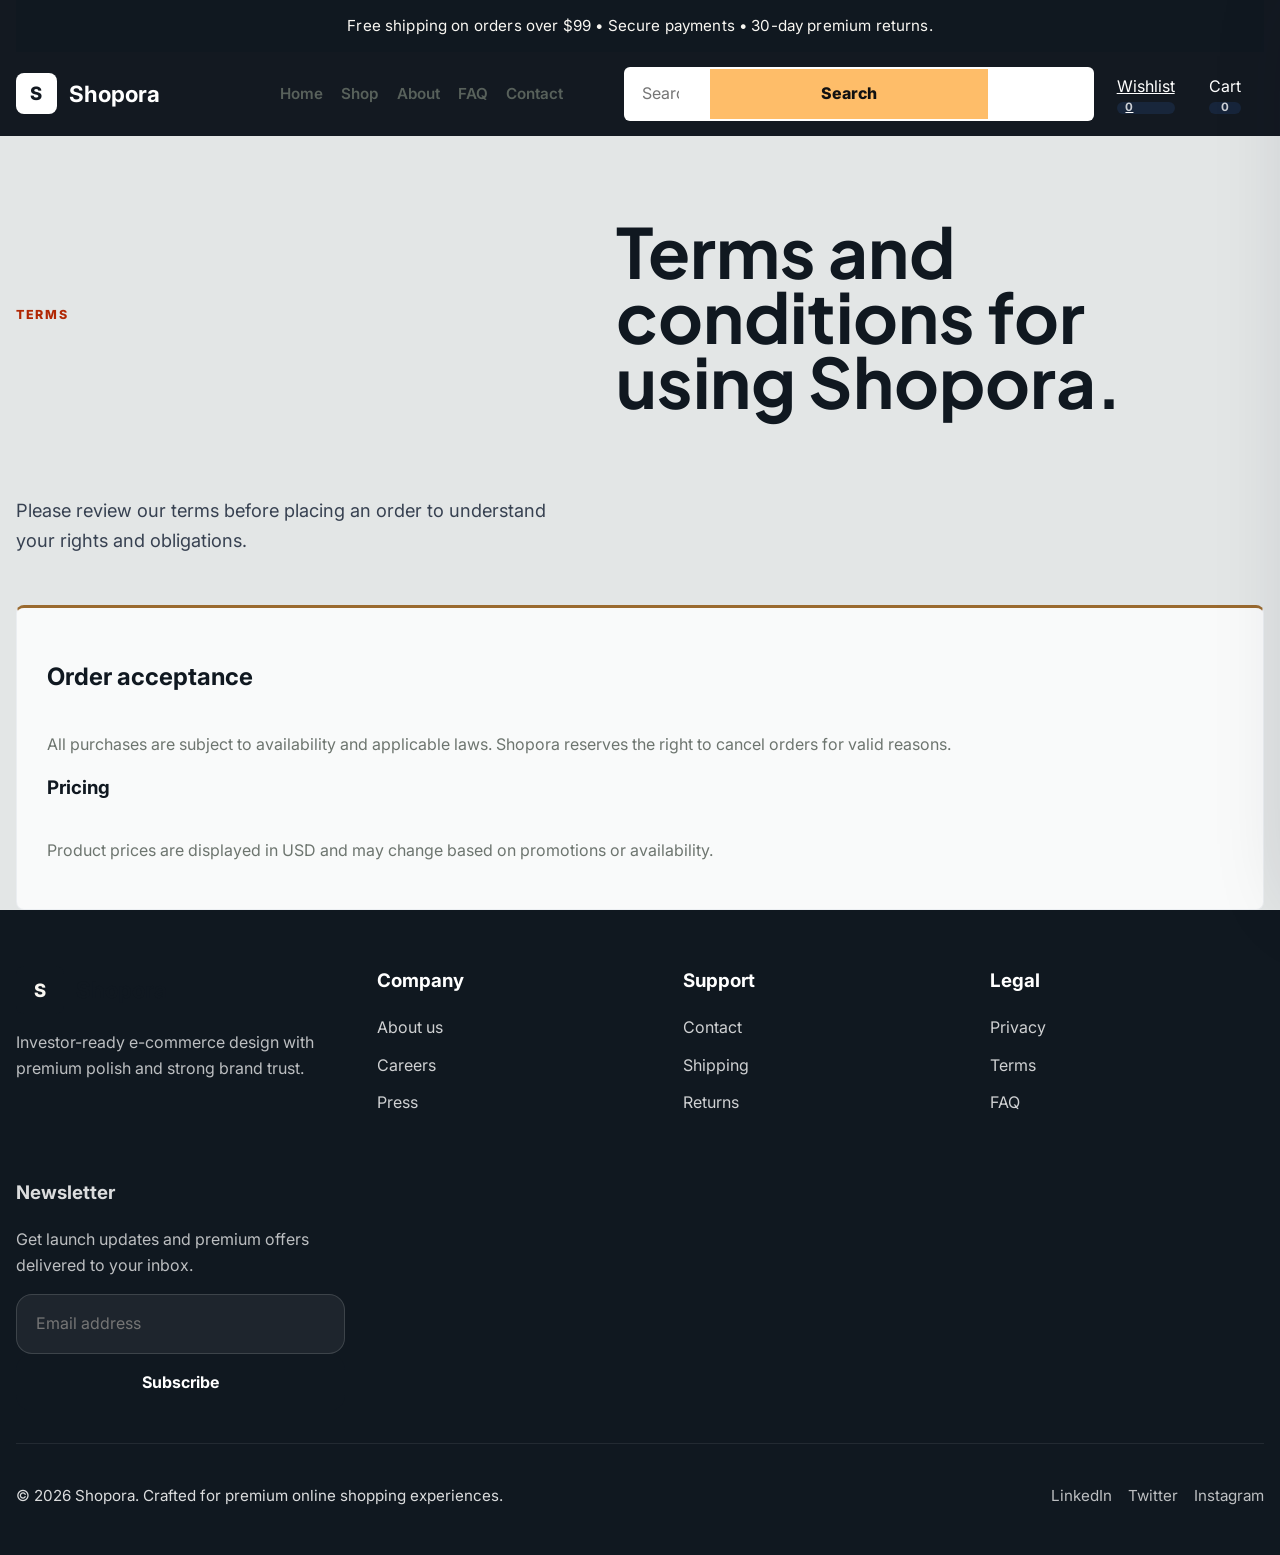
<file: terms.html>
<!DOCTYPE html>
<html lang="en">
<head>
  <meta charset="UTF-8" />
  <meta name="viewport" content="width=device-width, initial-scale=1.0" />
  <title>Terms & Conditions | Shopora</title>
  <meta name="description" content="Read the Shopora terms and conditions for shopping, returns, and site usage." />
  <meta name="keywords" content="Shopora, terms, conditions, ecommerce" />
  <meta name="theme-color" content="#1f2a55" />
  <link rel="preconnect" href="https://fonts.googleapis.com" />
  <link rel="preconnect" href="https://fonts.gstatic.com" crossorigin />
  <link href="https://fonts.googleapis.com/css2?family=Inter:wght@400;500;600;700;800&family=Plus+Jakarta+Sans:wght@400;500;600;700;800&display=swap" rel="stylesheet" />
  <link rel="stylesheet" href="style.css" />
</head>
<body>
  <header class="site-header">
    <div class="announcement container">
      Free shipping on orders over $99 • Secure payments • 30-day premium returns.
    </div>
    <div class="header-top container">
      <a class="brand" href="index.html">
        <span class="brand-mark">S</span>
        <span class="brand-text">Shopora</span>
      </a>
      <nav class="main-nav" aria-label="Primary navigation">
        <a href="index.html">Home</a>
        <a href="index.html#products">Shop</a>
        <a href="about.html">About</a>
        <a href="faq.html">FAQ</a>
        <a href="contact.html">Contact</a>
      </nav>
      <div class="header-actions">
        <div class="search-group">
          <label for="search-input" class="sr-only">Search products</label>
          <input id="search-input" type="search" placeholder="Search for headphones, jackets, cameras..." />
          <button id="search-button" type="button">Search</button>
        </div>
        <a href="wishlist.html" class="action-button">Wishlist <span class="badge" id="wishlist-count">0</span></a>
        <button type="button" id="cart-toggle" class="action-button">Cart <span class="badge" id="cart-count">0</span></button>
      </div>
    </div>
  </header>
  <main class="container">
    <section class="hero" style="padding: 4rem 0 2rem;">
      <span class="hero-badge">Terms</span>
      <h1>Terms and conditions for using Shopora.</h1>
      <p class="hero-text">Please review our terms before placing an order to understand your rights and obligations.</p>
    </section>
    <section class="featured-card">
      <h2>Order acceptance</h2>
      <p>All purchases are subject to availability and applicable laws. Shopora reserves the right to cancel orders for valid reasons.</p>
      <h3>Pricing</h3>
      <p>Product prices are displayed in USD and may change based on promotions or availability.</p>
    </section>
  </main>
  <footer class="site-footer">
    <div class="container footer-grid">
      <div class="footer-brand">
        <a class="brand footer-logo" href="index.html">
          <span class="brand-mark">S</span>
          <span class="brand-text">Shopora</span>
        </a>
        <p>Investor-ready e-commerce design with premium polish and strong brand trust.</p>
      </div>
      <div class="footer-column">
        <h3>Company</h3>
        <a href="about.html">About us</a>
        <a href="#">Careers</a>
        <a href="#">Press</a>
      </div>
      <div class="footer-column">
        <h3>Support</h3>
        <a href="contact.html">Contact</a>
        <a href="shipping-policy.html">Shipping</a>
        <a href="return-policy.html">Returns</a>
      </div>
      <div class="footer-column">
        <h3>Legal</h3>
        <a href="privacy-policy.html">Privacy</a>
        <a href="terms.html">Terms</a>
        <a href="faq.html">FAQ</a>
      </div>
      <div class="footer-newsletter">
        <h3>Newsletter</h3>
        <p>Get launch updates and premium offers delivered to your inbox.</p>
        <input type="email" placeholder="Email address" aria-label="Email address" />
        <button type="button">Subscribe</button>
      </div>
    </div>
    <div class="container footer-bottom">
      <p>© 2026 Shopora. Crafted for premium online shopping experiences.</p>
      <div class="social-links">
        <a href="#">LinkedIn</a>
        <a href="#">Twitter</a>
        <a href="#">Instagram</a>
      </div>
    </div>
  </footer>
  <aside class="cart-sidebar" id="cart-sidebar" aria-label="Shopping cart">
    <div class="cart-header">
      <h2>Shopping cart</h2>
      <button id="cart-close" aria-label="Close cart sidebar">×</button>
    </div>
    <div id="cart-items" class="cart-items"></div>
    <div class="cart-footer">
      <div class="cart-totals">
        <span>Total</span>
        <strong id="cart-total">$0.00</strong>
      </div>
      <button class="primary-button full-width" type="button" id="checkout-button">Proceed to checkout</button>
    </div>
  </aside>
  <div class="overlay" id="overlay"></div>
  <script src="data.js"></script>
  <script src="script.js"></script>
</body>
</html>
</file>
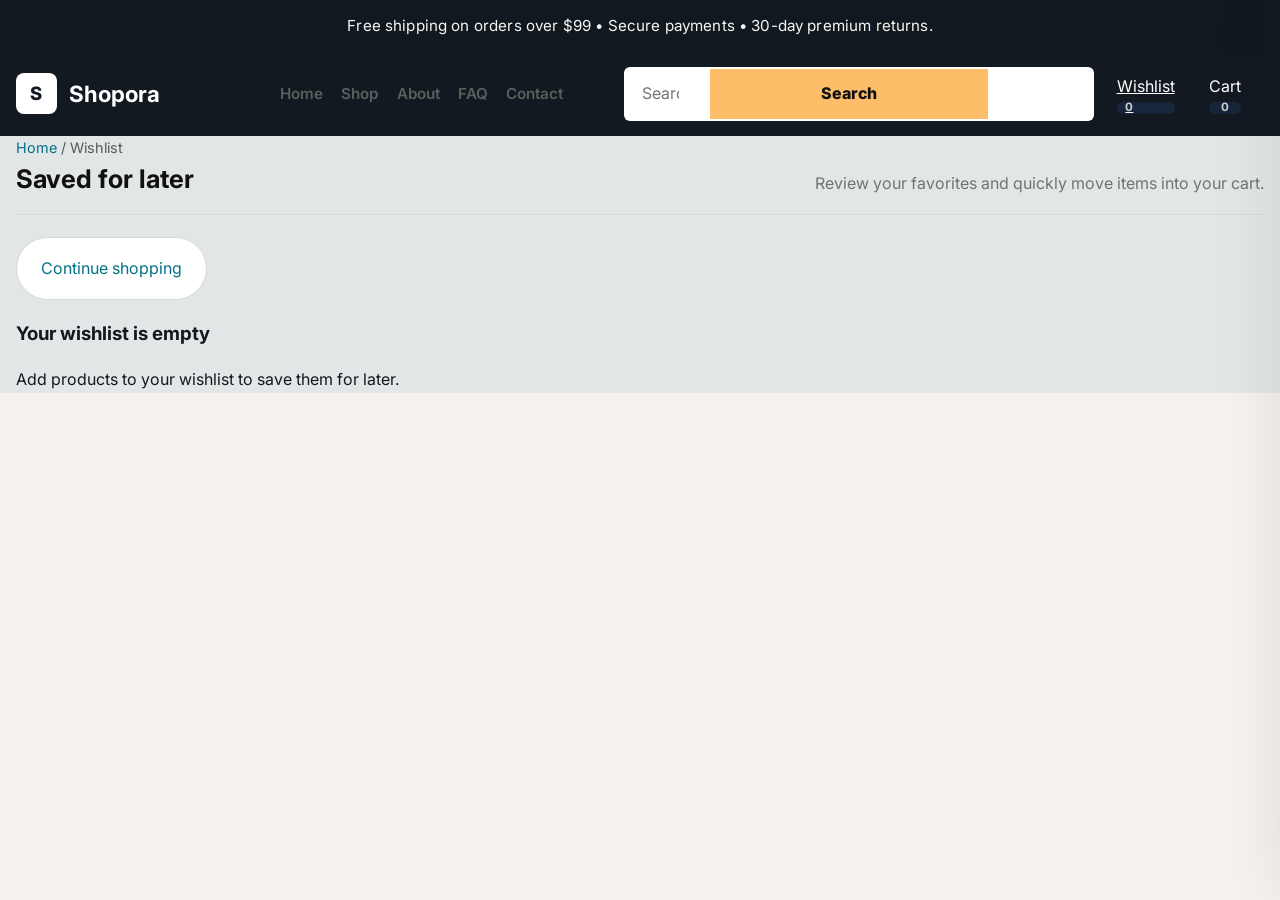
<file: wishlist.html>
﻿<!DOCTYPE html>
<html lang="en">
<head>
  <meta charset="UTF-8" />
  <meta name="viewport" content="width=device-width, initial-scale=1.0" />
  <title>Shopora Wishlist</title>
  <meta name="description" content="Shopora wishlist page showing your saved favorites and quick add-to-cart actions." />
  <meta name="keywords" content="Shopora, wishlist, saved products, ecommerce" />
  <meta name="theme-color" content="#1f2a55" />
  <meta property="og:title" content="Shopora Wishlist" />
  <meta property="og:description" content="Manage your saved favorites on Shopora with a polished wishlist experience." />
  <meta property="og:type" content="website" />
  <meta name="twitter:card" content="summary_large_image" />
  <link rel="preconnect" href="https://fonts.googleapis.com" />
  <link rel="preconnect" href="https://fonts.gstatic.com" crossorigin />
  <link href="https://fonts.googleapis.com/css2?family=Inter:wght@400;500;600;700;800&family=Plus+Jakarta+Sans:wght@400;500;600;700;800&display=swap" rel="stylesheet" />
  <link rel="stylesheet" href="style.css" />
</head>
<body>
  <header class="site-header">
    <div class="announcement container">
      Free shipping on orders over $99 • Secure payments • 30-day premium returns.
    </div>
    <div class="header-top container">
      <a class="brand" href="index.html">
        <span class="brand-mark">S</span>
        <span class="brand-text">Shopora</span>
      </a>
      <nav class="main-nav" aria-label="Primary navigation">
        <a href="index.html">Home</a>
        <a href="index.html#products">Shop</a>
        <a href="about.html">About</a>
        <a href="faq.html">FAQ</a>
        <a href="contact.html">Contact</a>
      </nav>
      <div class="header-actions">
        <div class="search-group">
          <label for="search-input" class="sr-only">Search products</label>
          <input id="search-input" type="search" placeholder="Search for headphones, jackets, cameras..." />
          <button id="search-button" type="button">Search</button>
        </div>
        <a href="wishlist.html" class="action-button">Wishlist <span class="badge" id="wishlist-count">0</span></a>
        <button type="button" id="cart-toggle" class="action-button">Cart <span class="badge" id="cart-count">0</span></button>
      </div>
    </div>
  </header>

  <main class="wishlist-page container">
    <div class="breadcrumb">
      <a href="index.html">Home</a> <span>/</span> <span>Wishlist</span>
    </div>
    <section class="wishlist-hero">
      <div>
        <div class="section-heading">
          <h2>Saved for later</h2>
          <p>Review your favorites and quickly move items into your cart.</p>
        </div>
      </div>
      <div>
        <a class="secondary-link" href="index.html">Continue shopping</a>
      </div>
    </section>

    <section id="wishlist-list" class="wishlist-grid"></section>
  </main>

  <aside class="cart-sidebar" id="cart-sidebar" aria-label="Shopping cart">
    <div class="cart-header">
      <h2>Shopping cart</h2>
      <button id="cart-close" aria-label="Close cart sidebar">×</button>
    </div>
    <div id="cart-items" class="cart-items"></div>
    <div class="cart-footer">
      <div class="cart-totals">
        <span>Total</span>
        <strong id="cart-total">$0.00</strong>
      </div>
      <button class="primary-button full-width" type="button" id="checkout-button">Proceed to checkout</button>
    </div>
  </aside>

  <div class="overlay" id="overlay"></div>

  <script src="data.js"></script>
  <script src="wishlist.js"></script>
</body>
</html>
</file>
<file: style.css>
﻿:root {
  --font-family: 'Inter', 'Plus Jakarta Sans', system-ui, sans-serif;
  --bg: #eff4ff;
  --surface: rgba(255, 255, 255, 0.96);
  --surface-soft: #f8fbff;
  --surface-strong: #ffffff;
  --primary: #3f6bff;
  --primary-dark: #2546d3;
  --primary-soft: #e8efff;
  --accent: #0f172a;
  --accent-soft: #eef2ff;
  --success: #16a34a;
  --warning: #f97316;
  --danger: #dc2626;
  --text: #071a3d;
  --muted: #64748b;
  --border: rgba(148, 163, 184, 0.16);
  --shadow: 0 30px 70px rgba(15, 23, 42, 0.09);
  --shadow-soft: 0 18px 40px rgba(15, 23, 42, 0.06);
  --radius: 1.75rem;
  --radius-sm: 1.2rem;
  --transition: 0.25s ease;
}

* {
  box-sizing: border-box;
}

html {
  scroll-behavior: smooth;
}

html,
body {
  margin: 0;
  min-height: 100%;
  font-family: var(--font-family);
  background: radial-gradient(circle at top left, rgba(63, 107, 255, 0.14), transparent 25%),
    radial-gradient(circle at 90% 10%, rgba(16, 185, 129, 0.08), transparent 22%),
    var(--bg);
  color: var(--text);
}

body {
  line-height: 1.6;
  font-feature-settings: "liga" 1, "kern" 1;
}

img,
svg {
  max-width: 100%;
  display: block;
}

button,
select,
input,
textarea {
  font: inherit;
  transition: all var(--transition);
}

button {
  cursor: pointer;
}

button:focus-visible,
input:focus-visible,
select:focus-visible,
textarea:focus-visible {
  outline: 3px solid rgba(59, 130, 246, 0.35);
  outline-offset: 2px;
}

.container {
  width: min(1180px, calc(100% - 2rem));
  margin: 0 auto;
}

.site-header {
  position: sticky;
  top: 0;
  z-index: 30;
  width: 100%;
  background: rgba(255, 255, 255, 0.92);
  backdrop-filter: blur(18px);
  border-bottom: 1px solid rgba(148, 163, 184, 0.14);
}

.announcement {
  display: flex;
  justify-content: center;
  align-items: center;
  padding: 0.85rem 0;
  color: var(--primary-dark);
  font-size: 0.95rem;
  background: linear-gradient(135deg, rgba(59, 130, 246, 0.12), rgba(16, 185, 129, 0.08));
}

.header-top {
  display: grid;
  grid-template-columns: auto minmax(360px, 0.8fr) minmax(640px, 1fr);
  align-items: center;
  gap: 1.4rem;
  padding: 1.1rem 0;
}

.brand {
  display: inline-flex;
  align-items: center;
  gap: 0.75rem;
  color: var(--text);
  text-decoration: none;
}

.brand-mark {
  width: 3rem;
  height: 3rem;
  border-radius: 1rem;
  display: grid;
  place-items: center;
  background: linear-gradient(135deg, var(--primary), #4f46e5);
  color: white;
  font-size: 1.15rem;
  font-weight: 800;
  box-shadow: 0 18px 36px rgba(37, 99, 235, 0.18);
}

.brand-text {
  font-size: 1.4rem;
  font-weight: 700;
}

.main-nav {
  display: flex;
  align-items: center;
  justify-content: center;
  gap: 1.15rem;
  flex-wrap: nowrap;
}

.main-nav a {
  color: var(--muted);
  text-decoration: none;
  font-weight: 600;
}

.main-nav a:hover,
.main-nav a.active {
  color: var(--primary-dark);
}

.header-actions {
  display: grid;
  grid-template-columns: minmax(280px, 1fr) auto auto auto;
  align-items: center;
  justify-content: end;
  gap: 0.7rem;
  min-width: 0;
}

.search-group {
  display: grid;
  grid-template-columns: minmax(0, 1fr) 132px;
  align-items: center;
  min-width: 0;
  width: 100%;
  max-width: none;
  background: var(--surface);
  border: 1px solid var(--border);
  border-radius: 999px;
  box-shadow: 0 16px 30px rgba(15, 23, 42, 0.05);
  overflow: hidden;
}

.search-group input {
  min-width: 0;
  border: none;
  padding: 1rem 1.2rem;
  background: transparent;
}

.search-group button {
  width: 100%;
  min-width: 0;
  white-space: nowrap;
  border: none;
  background: var(--primary);
  color: white;
  padding: 0.95rem 1.35rem;
  font-weight: 700;
}

.action-button,
.primary-button,
.secondary-button {
  border-radius: 999px;
  border: none;
  transition: transform var(--transition), box-shadow var(--transition), background var(--transition), color var(--transition);
}

.action-button {
  display: inline-flex;
  align-items: center;
  gap: 0.55rem;
  padding: 0.95rem 1.05rem;
  background: var(--surface);
  border: 1px solid rgba(148, 163, 184, 0.18);
  color: var(--text);
  box-shadow: 0 14px 28px rgba(15, 23, 42, 0.06);
}

.action-button .badge,
.badge {
  min-width: 1.6rem;
  padding: 0 0.55rem;
  border-radius: 999px;
  background: rgba(59, 130, 246, 0.12);
  color: var(--primary-dark);
  font-weight: 700;
}

.action-button:hover,
.primary-button:hover,
.secondary-button:hover {
  transform: translateY(-1px);
}

.user-menu {
  position: relative;
}

.user-menu button {
  background: var(--surface);
  padding: 0.95rem 1.05rem;
}

.user-menu-panel {
  position: absolute;
  right: 0;
  top: calc(100% + 0.75rem);
  width: 220px;
  padding: 1rem;
  background: var(--surface);
  border-radius: 1.5rem;
  border: 1px solid var(--border);
  box-shadow: 0 24px 60px rgba(15, 23, 42, 0.12);
  display: none;
}

.user-menu:hover .user-menu-panel {
  display: block;
}

.user-menu-panel a {
  display: block;
  padding: 0.75rem 0;
  color: var(--text);
  text-decoration: none;
  font-weight: 600;
}

.cart-preview {
  position: relative;
}

.cart-panel {
  position: absolute;
  right: 0;
  top: calc(100% + 0.75rem);
  width: min(320px, 100vw);
  background: var(--surface);
  border-radius: 1.5rem;
  border: 1px solid var(--border);
  box-shadow: 0 24px 60px rgba(15, 23, 42, 0.14);
  padding: 1rem;
  display: none;
}

.cart-preview:hover .cart-panel {
  display: block;
}

.cart-panel h4 {
  margin: 0 0 0.85rem;
  font-size: 0.95rem;
  color: var(--muted);
}

.cart-preview-items {
  display: grid;
  gap: 0.85rem;
  margin-bottom: 0.85rem;
}

.cart-empty-note {
  color: var(--muted);
  font-size: 0.95rem;
}

.cart-panel .secondary-link {
  display: inline-flex;
  align-items: center;
}

.main-nav {
  margin-bottom: 0;
}

.hero {
  display: grid;
  grid-template-columns: 1.05fr 0.95fr;
  gap: 2.25rem;
  align-items: center;
  padding: 4rem 0 2rem;
}

.hero-copy {
  max-width: 620px;
}

.hero-badge {
  display: inline-flex;
  align-items: center;
  gap: 0.45rem;
  padding: 0.7rem 1rem;
  border-radius: 999px;
  background: rgba(59, 130, 246, 0.1);
  color: var(--primary);
  font-size: 0.82rem;
  font-weight: 700;
  text-transform: uppercase;
  letter-spacing: 0.12em;
}

.hero h1 {
  margin: 1.2rem 0 1rem;
  font-size: clamp(3rem, 4.2vw, 4.75rem);
  line-height: 0.98;
}

.hero-text {
  max-width: 42rem;
  color: var(--muted);
  font-size: 1.05rem;
}

.hero-actions {
  display: flex;
  flex-wrap: wrap;
  gap: 1rem;
  margin: 2rem 0 1.75rem;
}

.primary-button {
  background: linear-gradient(135deg, var(--primary), #4f46e5);
  color: white;
  padding: 1.1rem 1.8rem;
  font-weight: 700;
}

.secondary-button,
.secondary-link {
  background: transparent;
  color: var(--primary-dark);
  padding: 1.1rem 1.5rem;
  border: 1px solid rgba(59, 130, 246, 0.18);
}

.secondary-link {
  display: inline-flex;
  align-items: center;
  justify-content: center;
  text-decoration: none;
}

.hero-trust-grid {
  display: grid;
  grid-template-columns: repeat(3, minmax(0, max-content));
  gap: 0.85rem;
}

.trust-pill {
  display: inline-flex;
  align-items: center;
  gap: 0.4rem;
  padding: 0.85rem 1.15rem;
  border-radius: 999px;
  background: var(--surface);
  color: var(--text);
  font-size: 0.95rem;
  font-weight: 700;
}

.hero-image-card {
  position: relative;
  min-height: 520px;
  border-radius: 2rem;
  overflow: hidden;
  background: linear-gradient(180deg, #ffffff 0%, #eff4ff 100%);
  box-shadow: var(--shadow);
}

.hero-image-card::before {
  content: '';
  position: absolute;
  inset: 0;
  background: radial-gradient(circle at 30% 30%, rgba(59, 130, 246, 0.16), transparent 25%);
  pointer-events: none;
}

.hero-image-card img {
  width: 100%;
  height: 100%;
  object-fit: cover;
  display: block;
}

.stats-grid,
.featured-panels,
.testimonials-grid,
.faq-list,
.products-grid {
  display: grid;
  gap: 1.5rem;
}

.stats-grid {
  grid-template-columns: repeat(4, minmax(0, 1fr));
  margin: 2rem 0 2.5rem;
}

.stat-card {
  padding: 1.5rem 1.6rem;
  border-radius: 1.75rem;
  background: var(--surface);
  border: 1px solid rgba(148, 163, 184, 0.15);
  box-shadow: var(--shadow-soft);
}

.stat-card span {
  display: block;
  font-size: 2rem;
  font-weight: 800;
}

.stat-card p {
  margin: 0.75rem 0 0;
  color: var(--muted);
}

.featured-panels {
  grid-template-columns: repeat(3, minmax(0, 1fr));
  margin-bottom: 3rem;
}

.featured-card {
  padding: 1.85rem;
  border-radius: 2rem;
  background: var(--surface);
  box-shadow: var(--shadow-soft);
  border: 1px solid rgba(148, 163, 184, 0.14);
}

.featured-card h3 {
  margin-top: 0;
}

.featured-card p {
  color: var(--muted);
}

.section-heading {
  display: flex;
  justify-content: space-between;
  align-items: flex-start;
  gap: 1rem;
  margin-bottom: 1rem;
}

.section-heading h2 {
  margin: 0;
  font-size: clamp(2rem, 2.5vw, 2.5rem);
}

.section-heading p {
  margin: 0.5rem 0 0;
  color: var(--muted);
  max-width: 44rem;
}

.products-grid {
  grid-template-columns: repeat(4, minmax(0, 1fr));
}

.product-card {
  position: relative;
  display: flex;
  flex-direction: column;
  background: var(--surface);
  border-radius: 2rem;
  border: 1px solid rgba(148, 163, 184, 0.16);
  box-shadow: var(--shadow-soft);
  overflow: hidden;
  transition: transform var(--transition), box-shadow var(--transition);
}

.product-card:hover {
  transform: translateY(-6px);
  box-shadow: 0 40px 90px rgba(15, 23, 42, 0.16);
}

.product-card img {
  width: 100%;
  aspect-ratio: 4 / 3;
  object-fit: cover;
  transition: transform var(--transition);
}

.product-card:hover img {
  transform: scale(1.03);
}

.product-card-content {
  display: flex;
  flex-direction: column;
  gap: 1rem;
  padding: 1.5rem;
}

.product-card-header,
.product-card-footer {
  display: flex;
  align-items: center;
  justify-content: space-between;
  gap: 0.75rem;
}

.product-card-header {
  align-items: flex-start;
  flex-wrap: wrap;
}

.badge-pill,
.stock-pill {
  display: inline-flex;
  align-items: center;
  padding: 0.55rem 0.9rem;
  border-radius: 999px;
  font-size: 0.82rem;
  font-weight: 700;
}

.badge-pill {
  background: rgba(59, 130, 246, 0.12);
  color: var(--primary-dark);
}

.stock-pill {
  background: rgba(16, 185, 129, 0.12);
  color: #166534;
}

.stock-pill.low-stock {
  background: rgba(245, 158, 11, 0.12);
  color: #92400e;
}

.stock-pill.out-of-stock {
  background: rgba(239, 68, 68, 0.12);
  color: #b91c1c;
}

.product-title {
  margin: 0;
  font-size: 1.15rem;
  line-height: 1.35;
}

.product-title a {
  color: var(--text);
  text-decoration: none;
}

.product-title a:hover {
  color: var(--primary);
}

.product-rating {
  display: flex;
  gap: 0.35rem;
  align-items: center;
  color: var(--muted);
  font-size: 0.92rem;
}

.product-description {
  margin: 0;
  color: var(--muted);
  font-size: 0.95rem;
}

.price-block {
  display: flex;
  flex-direction: column;
  gap: 0.2rem;
}

.product-price,
.product-old-price {
  display: block;
}

.product-price {
  font-size: 1.25rem;
  font-weight: 800;
  color: var(--primary-dark);
}

.product-old-price {
  color: var(--muted);
  text-decoration: line-through;
  font-size: 0.95rem;
}

.add-to-cart {
  border: none;
  background: linear-gradient(135deg, var(--primary), #4f46e5);
  color: white;
  padding: 0.95rem 1rem;
  border-radius: 1.35rem;
  min-width: 120px;
  font-weight: 700;
}

.add-to-cart:disabled {
  background: rgba(148, 163, 184, 0.18);
  cursor: not-allowed;
}

.wish-button {
  position: absolute;
  top: 1rem;
  right: 1rem;
  width: 40px;
  height: 40px;
  border-radius: 50%;
  border: 1px solid rgba(148, 163, 184, 0.2);
  background: white;
  color: #64748b;
  display: grid;
  place-items: center;
  font-size: 1rem;
  z-index: 2;
}

.wish-button.active {
  color: #dc2626;
  background: rgba(254, 226, 226, 0.95);
  border-color: rgba(220, 38, 38, 0.25);
}

.wish-button:hover {
  transform: translateY(-1px);
}

.review-pill,
.delivery-pill,
.payment-pill {
  display: inline-flex;
  align-items: center;
  gap: 0.5rem;
  padding: 0.75rem 1rem;
  border-radius: 999px;
  background: var(--surface);
  font-size: 0.95rem;
}

.brand-strip {
  display: grid;
  grid-template-columns: repeat(5, minmax(0, 1fr));
  gap: 1rem;
  align-items: center;
  margin: 3rem 0 2rem;
}

.brand-logo {
  padding: 1.2rem 1rem;
  border-radius: 1.5rem;
  border: 1px solid rgba(148, 163, 184, 0.16);
  background: var(--surface);
  text-align: center;
  color: var(--muted);
  font-weight: 700;
}

.testimonials {
  margin: 3rem 0 2rem;
}

.testimonials-grid {
  grid-template-columns: repeat(3, minmax(0, 1fr));
}

.testimonial-card {
  padding: 2rem;
  border-radius: 2rem;
  background: var(--surface);
  border: 1px solid rgba(148, 163, 184, 0.16);
  box-shadow: var(--shadow-soft);
}

.testimonial-card p {
  color: var(--muted);
  line-height: 1.8;
}

.testimonial-meta {
  display: flex;
  align-items: center;
  gap: 0.9rem;
  margin-top: 1.5rem;
}

.avatar {
  width: 3rem;
  height: 3rem;
  border-radius: 50%;
  background: linear-gradient(135deg, var(--primary), #4f46e5);
  color: white;
  display: grid;
  place-items: center;
  font-weight: 700;
}

.faq {
  margin: 3rem 0 2rem;
}

.faq-list {
  grid-template-columns: 1fr 1fr;
}

.faq-card {
  padding: 1.75rem;
  border-radius: 1.75rem;
  background: var(--surface);
  border: 1px solid rgba(148, 163, 184, 0.16);
}

.faq-card h3 {
  margin: 0 0 0.75rem;
}

.faq-card p {
  margin: 0;
  color: var(--muted);
}

.newsletter-section {
  margin: 3rem 0 4rem;
}

.newsletter-card {
  display: grid;
  grid-template-columns: 1.3fr 1fr;
  gap: 1.5rem;
  padding: 2rem;
  border-radius: 2rem;
  background: linear-gradient(135deg, #ffffff, #eef4ff);
  box-shadow: var(--shadow-soft);
}

.checkout-grid {
  grid-template-columns: minmax(0, 1.5fr) minmax(260px, 1fr);
}

.checkout-main {
  display: grid;
  gap: 1.5rem;
}

.checkout-summary {
  display: flex;
  align-items: flex-start;
}

.summary-card {
  width: 100%;
  background: white;
  padding: 1.75rem;
  border-radius: 1.75rem;
  box-shadow: rgba(15, 23, 42, 0.08) 0px 20px 50px -20px;
}

.checkout-items {
  display: grid;
  gap: 0.9rem;
  margin: 1rem 0 1.5rem;
}

.checkout-item {
  display: flex;
  justify-content: space-between;
  gap: 1rem;
  padding: 0.95rem 1rem;
  border-radius: 1.2rem;
  background: #f8fbff;
}

.checkout-item span:first-child {
  max-width: 65%;
}

.checkout-total {
  display: flex;
  justify-content: space-between;
  align-items: center;
  gap: 1rem;
  padding: 1rem 0;
  border-top: 1px solid rgba(15, 23, 42, 0.08);
}

.checkout-note {
  margin-top: 1rem;
  color: var(--muted);
  line-height: 1.7;
}

.newsletter-copy h2 {
  margin-top: 0.5rem;
}

.newsletter-form {
  display: grid;
  gap: 1rem;
}

.newsletter-form input {
  width: 100%;
  border: 1px solid rgba(148, 163, 184, 0.18);
  border-radius: 1.2rem;
  padding: 1rem 1.25rem;
}

.newsletter-form button {
  border: none;
  background: var(--primary);
  color: white;
  padding: 1rem 1.2rem;
  border-radius: 1.35rem;
  font-weight: 700;
}

.site-footer {
  background: #0f172a;
  color: rgba(255, 255, 255, 0.85);
  padding: 3.5rem 0 2rem;
}

.footer-grid {
  display: grid;
  gap: 2rem;
  grid-template-columns: minmax(220px, 1.2fr) repeat(3, minmax(180px, 1fr));
}

.footer-brand h2,
.footer-column h3 {
  margin-top: 0;
  color: white;
}

.footer-brand p,
.footer-column a,
.footer-newsletter p {
  color: rgba(255, 255, 255, 0.72);
}

.footer-column a {
  display: block;
  margin: 0.75rem 0;
  color: rgba(255, 255, 255, 0.8);
  text-decoration: none;
}

.footer-column a:hover {
  color: white;
}

.footer-newsletter input {
  width: 100%;
  border: 1px solid rgba(255, 255, 255, 0.14);
  border-radius: 1rem;
  padding: 1rem 1.2rem;
  background: rgba(255, 255, 255, 0.06);
  color: white;
}

.footer-newsletter button {
  width: 100%;
  border: none;
  background: var(--primary);
  color: white;
  padding: 1rem 1.2rem;
  border-radius: 1rem;
  font-weight: 700;
}

.footer-bottom {
  border-top: 1px solid rgba(255, 255, 255, 0.08);
  margin-top: 2rem;
  padding-top: 1.5rem;
  display: flex;
  align-items: center;
  justify-content: space-between;
  gap: 1rem;
  font-size: 0.95rem;
}

.social-links {
  display: flex;
  gap: 1rem;
}

.social-links a {
  color: rgba(255, 255, 255, 0.72);
  text-decoration: none;
}

.overlay {
  position: fixed;
  inset: 0;
  background: rgba(15, 23, 42, 0.32);
  opacity: 0;
  pointer-events: none;
  transition: opacity 0.25s ease;
  z-index: 25;
}

.overlay.active {
  opacity: 1;
  pointer-events: auto;
}

.page-loader {
  position: fixed;
  inset: 0;
  background: #071a3d;
  color: white;
  display: grid;
  place-items: center;
  gap: 1rem;
  z-index: 9999;
}

.page-loader-hidden {
  opacity: 0;
  pointer-events: none;
}

.loader-ring {
  width: 72px;
  height: 72px;
  border: 6px solid rgba(255, 255, 255, 0.18);
  border-top-color: rgba(255, 255, 255, 0.95);
  border-radius: 50%;
  animation: spin 1s linear infinite;
}

@keyframes spin {
  to {
    transform: rotate(360deg);
  }
}

.cart-sidebar {
  position: fixed;
  right: 0;
  top: 0;
  bottom: 0;
  width: min(420px, 100%);
  transform: translateX(110%);
  transition: transform 0.25s ease;
  background: linear-gradient(180deg, #ffffff, #f8fbff);
  box-shadow: -24px 0 80px rgba(15, 23, 42, 0.15);
  z-index: 40;
  display: flex;
  flex-direction: column;
}

.cart-sidebar.open {
  transform: translateX(0);
}

.cart-header,
.cart-footer {
  padding: 1.5rem 1.6rem;
  border-bottom: 1px solid rgba(148, 163, 184, 0.12);
}

.cart-header {
  display: flex;
  justify-content: space-between;
  align-items: center;
}

.cart-items {
  flex: 1;
  padding: 1.2rem 1.5rem;
  overflow-y: auto;
}

.cart-item {
  display: grid;
  grid-template-columns: 80px 1fr;
  gap: 1rem;
  padding: 1rem;
  border-radius: 1.5rem;
  background: rgba(255, 255, 255, 0.9);
  border: 1px solid rgba(148, 163, 184, 0.14);
  margin-bottom: 1rem;
}

.cart-item img {
  width: 100%;
  height: 80px;
  object-fit: cover;
  border-radius: 1.2rem;
}

.cart-item-details {
  display: flex;
  flex-direction: column;
  gap: 0.55rem;
}

.cart-item-title {
  margin: 0;
  font-size: 0.98rem;
  font-weight: 700;
}

.cart-item-price {
  margin: 0;
  color: var(--primary-dark);
  font-weight: 700;
}

.quantity-controls {
  display: flex;
  align-items: center;
  gap: 0.55rem;
}

.quantity-controls button {
  width: 2.2rem;
  height: 2.2rem;
  display: grid;
  place-items: center;
  border-radius: 0.95rem;
  border: 1px solid rgba(148, 163, 184, 0.2);
  background: white;
}

.cart-actions {
  display: flex;
  justify-content: flex-start;
}

.cart-actions button {
  border: none;
  background: transparent;
  color: #ef4444;
  font-weight: 700;
  cursor: pointer;
}

.cart-totals {
  display: flex;
  justify-content: space-between;
  font-size: 1.05rem;
  margin-bottom: 1.25rem;
}

.full-width {
  width: 100%;
}

.sr-only {
  position: absolute;
  width: 1px;
  height: 1px;
  padding: 0;
  margin: -1px;
  overflow: hidden;
  clip: rect(0, 0, 0, 0);
  white-space: nowrap;
  border: 0;
}

@media (max-width: 1080px) {
  .hero {
    grid-template-columns: 1fr;
  }

  .stats-grid,
  .featured-panels,
  .products-grid,
  .testimonials-grid,
  .faq-list {
    grid-template-columns: repeat(2, minmax(0, 1fr));
  }

  .newsletter-card {
    grid-template-columns: 1fr;
  }
}

@media (max-width: 760px) {
  .main-nav,
  .hero,
  .stats-grid,
  .featured-panels,
  .products-grid,
  .testimonials-grid,
  .faq-list,
  .footer-grid {
    grid-template-columns: 1fr;
  }

  .main-nav {
    justify-content: flex-start;
  }

  .search-group {
    max-width: 100%;
  }

  .header-actions {
    width: 100%;
    grid-template-columns: 1fr 1fr;
    justify-content: stretch;
  }

  .search-group {
    grid-column: 1 / -1;
  }

  .hero h1 {
    font-size: clamp(2.5rem, 8vw, 3.6rem);
  }

  .stats-grid,
  .featured-panels,
  .products-grid,
  .testimonials-grid,
  .faq-list {
    gap: 1rem;
  }
}

@media (max-width: 560px) {
  .announcement {
    font-size: 0.9rem;
    padding: 0.75rem 0;
  }

  .brand-text {
    font-size: 1.15rem;
  }

  .action-button,
  .primary-button,
  .secondary-button,
  .search-group input {
    font-size: 0.95rem;
  }

  .product-card-content {
    padding: 1.25rem;
  }

  .hero {
    padding: 3rem 0 1.5rem;
  }

  .hero-trust-grid,
  .hero-actions {
    flex-direction: column;
  }
}

/* Premium storefront refresh */
:root {
  --bg: #f6f3ee;
  --surface: rgba(255, 255, 255, 0.94);
  --surface-soft: #fbfaf7;
  --surface-strong: #ffffff;
  --primary: #101820;
  --primary-dark: #101820;
  --primary-soft: #edf1ee;
  --accent: #9a6a2f;
  --accent-soft: #f2e7d8;
  --success: #24704f;
  --text: #101820;
  --muted: #6d756f;
  --border: rgba(16, 24, 32, 0.12);
  --shadow: 0 28px 70px rgba(16, 24, 32, 0.14);
  --shadow-soft: 0 16px 38px rgba(16, 24, 32, 0.08);
  --radius: 8px;
  --radius-sm: 8px;
}

body {
  background: linear-gradient(180deg, #f8f6f1 0%, #eef2ed 42%, #f8f6f1 100%);
  color: var(--text);
}

.site-header {
  background: rgba(248, 246, 241, 0.9);
  border-bottom: 1px solid rgba(16, 24, 32, 0.1);
}

.announcement {
  justify-content: center;
  background: #101820;
  color: #f8f6f1;
  letter-spacing: 0.01em;
}

.header-top {
  padding: 0.95rem 0;
}

@media (max-width: 1180px) {
  .header-top {
    grid-template-columns: 1fr;
    align-items: stretch;
  }

  .brand {
    justify-self: start;
  }

  .main-nav {
    justify-content: flex-start;
    overflow-x: auto;
    padding-bottom: 0.2rem;
  }

  .header-actions {
    grid-template-columns: minmax(260px, 1fr) auto auto auto;
  }
}

.brand-mark {
  border-radius: 8px;
  background: #101820;
  color: #f8f6f1;
  box-shadow: none;
}

.brand-text {
  letter-spacing: 0;
}

.main-nav a {
  color: #58615b;
  font-size: 0.95rem;
}

.main-nav a:hover,
.main-nav a.active {
  color: #101820;
}

.search-group,
.action-button,
.trust-pill,
.stat-card,
.featured-card,
.product-card,
.brand-logo,
.testimonial-card,
.faq-card,
.newsletter-card {
  border-radius: 8px;
}

.search-group {
  background: #fff;
  box-shadow: none;
}

.search-group button,
.primary-button,
.newsletter-form button,
.footer-newsletter button,
.add-to-cart {
  background: #101820;
  color: #fff;
}

.action-button {
  background: rgba(255, 255, 255, 0.78);
  box-shadow: none;
}

.hero {
  grid-template-columns: minmax(0, 0.92fr) minmax(420px, 1.08fr);
  gap: 3rem;
  padding: 4.8rem 0 2.8rem;
}

.hero-badge,
.eyebrow {
  color: #9a6a2f;
  background: transparent;
  padding: 0;
  border-radius: 0;
  letter-spacing: 0.14em;
  text-transform: uppercase;
  font-size: 0.78rem;
  font-weight: 800;
}

.hero h1 {
  max-width: 680px;
  font-family: 'Plus Jakarta Sans', var(--font-family);
  font-size: clamp(3.25rem, 5.4vw, 6.35rem);
  line-height: 0.94;
  letter-spacing: 0;
}

.hero-text {
  color: #4d5751;
  font-size: 1.14rem;
}

.hero-image-card {
  min-height: 560px;
  border-radius: 8px;
  background: #dfe6df;
  box-shadow: var(--shadow);
}

.hero-image-card::before {
  display: none;
}

.hero-image-card img {
  filter: saturate(0.95) contrast(1.03);
}

.hero-product-note {
  position: absolute;
  left: 1.25rem;
  right: 1.25rem;
  bottom: 1.25rem;
  display: grid;
  gap: 0.25rem;
  padding: 1rem;
  background: rgba(255, 255, 255, 0.9);
  backdrop-filter: blur(14px);
  border: 1px solid rgba(16, 24, 32, 0.1);
  border-radius: 8px;
}

.hero-product-note span {
  color: #9a6a2f;
  font-size: 0.78rem;
  font-weight: 800;
  text-transform: uppercase;
  letter-spacing: 0.12em;
}

.hero-product-note strong {
  font-size: 1rem;
}

.hero-trust-grid {
  grid-template-columns: repeat(3, minmax(0, 1fr));
}

.trust-pill {
  justify-content: center;
  background: rgba(255, 255, 255, 0.72);
  border: 1px solid rgba(16, 24, 32, 0.1);
  font-size: 0.9rem;
}

.collection-strip {
  display: flex;
  gap: 0.75rem;
  overflow-x: auto;
  padding: 0.65rem;
  margin-bottom: 2rem;
  background: rgba(255, 255, 255, 0.6);
  border: 1px solid rgba(16, 24, 32, 0.1);
  border-radius: 8px;
}

.category-button {
  flex: 0 0 auto;
  border: 1px solid rgba(16, 24, 32, 0.12);
  background: #fff;
  color: #39423d;
  border-radius: 8px;
  padding: 0.85rem 1.05rem;
  font-weight: 800;
}

.category-button.active,
.category-button:hover {
  background: #101820;
  color: #fff;
}

.stats-grid {
  margin-top: 0;
}

.stat-card,
.featured-card,
.testimonial-card,
.faq-card {
  box-shadow: none;
  background: rgba(255, 255, 255, 0.78);
}

.stat-card span {
  color: #101820;
  font-size: clamp(1.8rem, 3vw, 2.55rem);
}

.featured-card {
  min-height: 230px;
  display: flex;
  flex-direction: column;
  justify-content: space-between;
  border-top: 3px solid #9a6a2f;
}

.section-heading {
  align-items: flex-end;
  margin-bottom: 1.4rem;
}

.section-heading h2 {
  font-size: clamp(2.2rem, 3vw, 3.2rem);
  letter-spacing: 0;
}

.sort-control {
  display: grid;
  gap: 0.35rem;
  min-width: 210px;
  color: var(--muted);
  font-weight: 800;
}

.sort-control select {
  border: 1px solid rgba(16, 24, 32, 0.14);
  border-radius: 8px;
  background: #fff;
  color: #101820;
  padding: 0.9rem 1rem;
}

#product-list.products-grid {
  display: grid;
  grid-template-columns: repeat(4, minmax(0, 1fr));
  gap: 1.15rem;
}

.product-card {
  overflow: hidden;
  box-shadow: none;
  background: #fff;
}

.product-card:hover {
  transform: translateY(-4px);
  box-shadow: 0 24px 56px rgba(16, 24, 32, 0.12);
}

.product-link {
  display: block;
  background: #eef2ed;
}

.product-card img {
  aspect-ratio: 1 / 1;
}

.product-card-content {
  padding: 1.1rem;
  gap: 0.8rem;
}

.product-kicker,
.product-card-header {
  display: flex;
  justify-content: space-between;
  align-items: center;
  gap: 0.65rem;
}

.product-kicker {
  color: #6d756f;
  font-size: 0.78rem;
  font-weight: 800;
  letter-spacing: 0.06em;
  text-transform: uppercase;
}

.card-badge {
  color: #9a6a2f;
}

.card-badge.subtle {
  color: #4f6b58;
}

.stock-pill {
  background: #edf4ef;
  color: #24704f;
  border-radius: 999px;
  padding: 0.42rem 0.7rem;
}

.stock-pill.low-stock {
  background: #fff3df;
  color: #9a6a2f;
}

.product-rating {
  margin-left: auto;
  color: #101820;
  font-size: 0.86rem;
  font-weight: 800;
}

.product-rating em {
  color: #8a938e;
  font-style: normal;
  font-weight: 700;
}

.product-title {
  font-size: 1.02rem;
}

.product-description {
  min-height: 4.2rem;
  color: #657069;
}

.product-card-footer {
  align-items: flex-end;
}

.product-price {
  color: #101820;
}

.add-to-cart {
  border-radius: 8px;
  min-width: 112px;
}

.wish-button {
  border-radius: 50%;
  color: #101820;
  box-shadow: 0 10px 24px rgba(16, 24, 32, 0.08);
}

.wish-button.active {
  background: #fff1f1;
  color: #b4232a;
}

.brand-strip {
  border-top: 1px solid rgba(16, 24, 32, 0.1);
  border-bottom: 1px solid rgba(16, 24, 32, 0.1);
  padding: 1rem 0;
}

.brand-logo {
  background: transparent;
  border: none;
  color: #606a64;
  box-shadow: none;
}

.newsletter-card {
  background: #101820;
  color: #fff;
}

.newsletter-card p,
.newsletter-card .eyebrow {
  color: rgba(255, 255, 255, 0.74);
}

.newsletter-form input {
  border-radius: 8px;
}

.newsletter-form button {
  background: #d6b27a;
  color: #101820;
  border-radius: 8px;
}

.site-footer {
  background: #101820;
}

@media (max-width: 1080px) {
  .hero {
    grid-template-columns: 1fr;
  }

  #product-list.products-grid {
    grid-template-columns: repeat(2, minmax(0, 1fr));
  }
}

@media (max-width: 760px) {
  .section-heading {
    align-items: flex-start;
    flex-direction: column;
  }

  .sort-control {
    width: 100%;
  }

  .hero-trust-grid,
  .stats-grid,
  .featured-panels,
  .testimonials-grid,
  .faq-list,
  #product-list.products-grid,
  .brand-strip {
    grid-template-columns: 1fr;
  }

  .hero-image-card {
    min-height: 360px;
  }
}

@media (max-width: 560px) {
  .header-actions {
    grid-template-columns: 1fr;
  }

  .search-group {
    grid-template-columns: minmax(0, 1fr) 104px;
  }

  .action-button,
  .cart-preview {
    width: 100%;
  }

  .cart-preview > .action-button {
    justify-content: center;
  }
}

/* Marketplace / Amazon-style refresh */
:root {
  --market-dark: #131921;
  --market-mid: #232f3e;
  --market-orange: #febd69;
  --market-orange-dark: #f3a847;
  --market-link: #007185;
  --market-bg: #e3e6e6;
  --market-border: #d5d9d9;
}

body {
  background: var(--market-bg);
}

.container {
  width: min(1500px, calc(100% - 2rem));
}

.site-header {
  background: var(--market-dark);
  color: #fff;
  border: 0;
  box-shadow: none;
}

.marketplace-header {
  display: grid;
  grid-template-columns: auto auto minmax(420px, 1fr);
  gap: 0.75rem;
  padding: 0.65rem 0;
  align-items: center;
}

.site-header .brand,
.site-header .action-button,
.delivery-chip {
  color: #fff;
}

.site-header .brand-mark {
  background: #fff;
  color: var(--market-dark);
  width: 2.55rem;
  height: 2.55rem;
}

.site-header .brand-text {
  color: #fff;
}

.delivery-chip {
  display: grid;
  gap: 0.05rem;
  padding: 0.55rem 0.7rem;
  text-decoration: none;
  border: 1px solid transparent;
}

.delivery-chip:hover,
.site-header .action-button:hover,
.site-header .brand:hover {
  border-color: rgba(255, 255, 255, 0.65);
}

.delivery-chip span,
.site-header .action-button span {
  font-size: 0.72rem;
  color: rgba(255, 255, 255, 0.78);
  line-height: 1;
}

.delivery-chip strong,
.site-header .action-button strong {
  font-size: 0.92rem;
  line-height: 1.1;
}

.header-actions {
  display: grid;
  grid-template-columns: minmax(320px, 1fr) auto auto auto;
  gap: 0.65rem;
  align-items: stretch;
}

.search-group {
  grid-template-columns: 84px minmax(0, 1fr) 104px;
  border: 2px solid transparent;
  border-radius: 6px;
  background: #fff;
  overflow: hidden;
}

.search-group:focus-within {
  border-color: var(--market-orange-dark);
}

.search-group select {
  min-width: 0;
  border: 0;
  border-right: 1px solid #cdcdcd;
  background: #f3f3f3;
  color: #111;
  padding: 0 0.55rem;
}

.search-group input {
  color: #111;
  padding: 0.75rem 1rem;
}

.search-group button {
  background: var(--market-orange);
  color: #111;
  padding: 0.75rem 0.85rem;
  font-weight: 800;
}

.search-group button:hover {
  background: var(--market-orange-dark);
}

.site-header .action-button {
  display: grid;
  gap: 0.15rem;
  align-content: center;
  min-height: 48px;
  padding: 0.4rem 0.7rem;
  background: transparent;
  border: 1px solid transparent;
  box-shadow: none;
  border-radius: 2px;
}

.cart-action {
  display: inline-flex !important;
  gap: 0.45rem;
  align-items: center;
  font-weight: 800;
}

.badge {
  background: var(--market-orange);
  color: #111;
}

.market-nav {
  background: var(--market-mid);
}

.market-nav-inner {
  display: flex;
  gap: 0.15rem;
  align-items: center;
  overflow-x: auto;
  padding: 0.35rem 0;
}

.market-nav a,
.market-nav .category-button {
  flex: 0 0 auto;
  background: transparent;
  border: 1px solid transparent;
  color: #fff;
  text-decoration: none;
  border-radius: 2px;
  padding: 0.5rem 0.7rem;
  font-size: 0.9rem;
  font-weight: 700;
}

.market-nav a:hover,
.market-nav .category-button:hover,
.market-nav .category-button.active {
  border-color: rgba(255, 255, 255, 0.7);
  background: transparent;
  color: #fff;
}

.market-hero {
  display: grid;
  grid-template-columns: minmax(0, 1fr) minmax(360px, 0.78fr);
  gap: 1rem;
  padding: 1rem 0;
}

.market-hero .hero-copy,
.deal-tile {
  background: #fff;
  border: 1px solid var(--market-border);
  border-radius: 4px;
  box-shadow: none;
}

.market-hero .hero-copy {
  max-width: none;
  padding: 1.5rem;
}

.market-hero h1 {
  max-width: 780px;
  margin: 0.4rem 0 0.65rem;
  font-size: clamp(2rem, 4vw, 4rem);
  line-height: 1;
  color: #111;
}

.hero-badge,
.eyebrow {
  color: #b12704;
}

.hero-text {
  max-width: 680px;
  color: #374151;
}

.primary-button,
.add-to-cart {
  background: #ffd814;
  color: #111;
  border: 1px solid #fcd200;
  border-radius: 999px;
}

.primary-button:hover,
.add-to-cart:hover {
  background: #f7ca00;
}

.secondary-link,
.secondary-button {
  color: var(--market-link);
  border-color: var(--market-border);
  border-radius: 999px;
  background: #fff;
}

.deal-grid {
  display: grid;
  grid-template-columns: repeat(4, minmax(0, 1fr));
  gap: 1rem;
  margin-bottom: 1rem;
}

.deal-tile {
  display: grid;
  gap: 0.8rem;
  padding: 1rem;
  min-height: 260px;
}

.deal-tile h2 {
  margin: 0;
  font-size: 1.25rem;
  line-height: 1.2;
}

.deal-tile img {
  width: 100%;
  height: 170px;
  object-fit: contain;
  background: #f7f8f8;
}

.deal-tile a,
.deal-tile button {
  justify-self: start;
  color: var(--market-link);
  background: transparent;
  border: 0;
  padding: 0;
  text-decoration: none;
  font-weight: 700;
}

.large-deal img {
  height: 260px;
}

.products-section {
  background: #fff;
  border: 1px solid var(--market-border);
  padding: 1rem;
  margin-bottom: 1rem;
}

.section-heading {
  align-items: center;
  border-bottom: 1px solid var(--market-border);
  padding-bottom: 0.85rem;
}

.section-heading h2 {
  color: #111;
  font-size: clamp(1.45rem, 2vw, 2rem);
}

.sort-control select {
  border-color: var(--market-border);
  border-radius: 4px;
  padding: 0.55rem 0.75rem;
}

.market-layout {
  display: grid;
  grid-template-columns: 230px minmax(0, 1fr);
  gap: 1rem;
}

.filter-sidebar {
  border-right: 1px solid var(--market-border);
  padding-right: 1rem;
}

.filter-sidebar h3 {
  margin: 1rem 0 0.45rem;
  font-size: 0.95rem;
}

.filter-sidebar .category-button,
.rating-filter,
.price-filter {
  display: block;
  width: 100%;
  margin: 0.15rem 0;
  padding: 0.35rem 0;
  border: 0;
  background: transparent;
  color: #111;
  text-align: left;
  font-weight: 600;
}

.filter-sidebar .category-button:hover,
.filter-sidebar .category-button.active,
.rating-filter:hover,
.price-filter:hover {
  color: #c45500;
  background: transparent;
}

#product-list.products-grid {
  grid-template-columns: repeat(4, minmax(180px, 1fr));
  gap: 0;
}

.product-card {
  border: 0;
  border-right: 1px solid var(--market-border);
  border-bottom: 1px solid var(--market-border);
  border-radius: 0;
  box-shadow: none;
}

.product-card:hover {
  transform: none;
  box-shadow: none;
}

.product-link {
  padding: 0.9rem;
  background: #fff;
}

.product-card img {
  height: 190px;
  aspect-ratio: auto;
  object-fit: contain;
  background: #fff;
}

.product-card-content {
  padding: 0.85rem 1rem 1rem;
  gap: 0.45rem;
}

.product-kicker {
  font-size: 0.72rem;
  color: #565959;
}

.card-badge {
  color: #b12704;
}

.stock-pill {
  background: transparent;
  color: #007600;
  padding: 0;
}

.product-rating {
  color: #ffa41c;
}

.product-title {
  font-size: 0.95rem;
  line-height: 1.35;
}

.product-title a:hover {
  color: #c45500;
}

.product-description {
  display: none;
}

.delivery-note {
  margin: 0.25rem 0;
  color: #565959;
  font-size: 0.82rem;
  line-height: 1.35;
}

.product-price {
  color: #b12704;
  font-size: 1.25rem;
}

.product-card-footer {
  display: grid;
  gap: 0.65rem;
  align-items: stretch;
}

.add-to-cart {
  width: 100%;
  padding: 0.55rem 0.85rem;
  min-width: 0;
}

.wish-button {
  top: 0.7rem;
  right: 0.7rem;
  width: 34px;
  height: 34px;
}

.brand-strip,
.testimonials,
.trust-grid,
.faq,
.newsletter-section {
  display: none;
}

@media (max-width: 1180px) {
  .marketplace-header {
    grid-template-columns: 1fr;
  }

  .header-actions {
    grid-template-columns: minmax(0, 1fr) auto auto auto;
  }

  .market-hero,
  .deal-grid,
  .market-layout {
    grid-template-columns: 1fr;
  }

  .filter-sidebar {
    border-right: 0;
    border-bottom: 1px solid var(--market-border);
    padding: 0 0 1rem;
  }

  #product-list.products-grid {
    grid-template-columns: repeat(3, minmax(160px, 1fr));
  }
}

@media (max-width: 760px) {
  .header-actions {
    grid-template-columns: 1fr;
  }

  .search-group {
    grid-template-columns: 76px minmax(0, 1fr) 88px;
  }

  #product-list.products-grid {
    grid-template-columns: repeat(2, minmax(150px, 1fr));
  }
}

.product-page {
  background: #fff;
  border: 1px solid var(--market-border);
  margin-top: 1rem;
  padding: 1rem;
}

.breadcrumb,
.back-link {
  color: #565959;
  font-size: 0.9rem;
}

.breadcrumb a,
.back-link,
.brand-link,
.product-badges a {
  color: var(--market-link);
  text-decoration: none;
}

.amazon-detail {
  display: grid;
  grid-template-columns: minmax(360px, 0.9fr) minmax(360px, 1fr) 280px;
  gap: 1.5rem;
  align-items: start;
  margin-top: 1rem;
}

.image-panel {
  display: grid;
  grid-template-columns: 58px minmax(0, 1fr);
  gap: 0.9rem;
  position: sticky;
  top: 120px;
}

.thumb-list {
  display: grid;
  gap: 0.55rem;
  align-content: start;
}

.thumb-list button {
  border: 1px solid var(--market-border);
  background: #fff;
  border-radius: 4px;
  padding: 0.25rem;
}

.thumb-list img {
  width: 48px;
  height: 48px;
  object-fit: contain;
}

.image-zoom-container {
  display: grid;
  place-items: center;
  min-height: 460px;
  background: #fff;
}

.image-zoom-container img {
  width: 100%;
  max-height: 460px;
  object-fit: contain;
}

.detail-copy h1 {
  margin: 0 0 0.35rem;
  color: #111;
  font-size: clamp(1.45rem, 2.2vw, 2rem);
  line-height: 1.25;
  font-weight: 500;
}

.detail-copy hr {
  border: 0;
  border-top: 1px solid var(--market-border);
  margin: 0.8rem 0;
}

.product-badges {
  display: flex;
  flex-wrap: wrap;
  gap: 0.65rem;
  align-items: center;
  margin-top: 0.5rem;
}

.rating-pill {
  color: #ffa41c;
  font-weight: 800;
}

.tag-pill {
  background: #c45500;
  color: #fff;
  padding: 0.18rem 0.45rem;
  border-radius: 2px;
  font-size: 0.8rem;
}

.product-price-large {
  margin: 0.8rem 0 0.3rem;
  color: #b12704;
  font-size: 1.85rem;
  font-weight: 500;
}

.product-price-large span {
  vertical-align: super;
  font-size: 0.85rem;
}

.product-detail-description {
  color: #111;
  line-height: 1.55;
}

.detail-copy h2 {
  font-size: 1rem;
  margin: 1rem 0 0.35rem;
}

.product-feature-list {
  margin: 0;
  padding-left: 1.2rem;
  color: #111;
}

.buy-box {
  display: grid;
  gap: 0.75rem;
  border: 1px solid var(--market-border);
  border-radius: 8px;
  padding: 1rem;
  background: #fff;
  position: sticky;
  top: 120px;
}

.buy-box .product-price-large {
  margin-top: 0;
}

.delivery-promise {
  margin: 0;
  color: #111;
}

.secure-note {
  margin: 0;
  color: var(--market-link);
  font-size: 0.9rem;
}

.stock-state {
  color: #007600;
  font-size: 1.05rem;
}

.buy-box label {
  display: grid;
  gap: 0.35rem;
  font-size: 0.9rem;
}

.buy-box select {
  border: 1px solid var(--market-border);
  border-radius: 8px;
  padding: 0.45rem 0.6rem;
  background: #f0f2f2;
}

.buy-now-button {
  border: 1px solid #ff8f00;
  border-radius: 999px;
  padding: 0.7rem 1rem;
  background: #ffa41c;
  color: #111;
  font-weight: 700;
}

.save-button {
  border: 1px solid var(--market-border);
  border-radius: 8px;
  background: #fff;
  padding: 0.65rem 1rem;
  color: #111;
}

.seller-info {
  display: grid;
  gap: 0.35rem;
  margin: 0.5rem 0 0;
  font-size: 0.82rem;
}

.seller-info div {
  display: grid;
  grid-template-columns: 80px 1fr;
  gap: 0.5rem;
}

.seller-info dt {
  color: #565959;
}

.seller-info dd {
  margin: 0;
  color: var(--market-link);
}

.product-extra {
  margin-top: 1.5rem;
  border-top: 1px solid var(--market-border);
  padding-top: 1rem;
}

.related-grid {
  display: grid;
  grid-template-columns: repeat(3, minmax(0, 1fr));
  border: 1px solid var(--market-border);
}

.related-grid .product-card {
  border-bottom: 0;
}

@media (max-width: 1100px) {
  .amazon-detail {
    grid-template-columns: 1fr;
  }

  .image-panel,
  .buy-box {
    position: static;
  }

  .related-grid {
    grid-template-columns: 1fr;
  }
}
</file>
